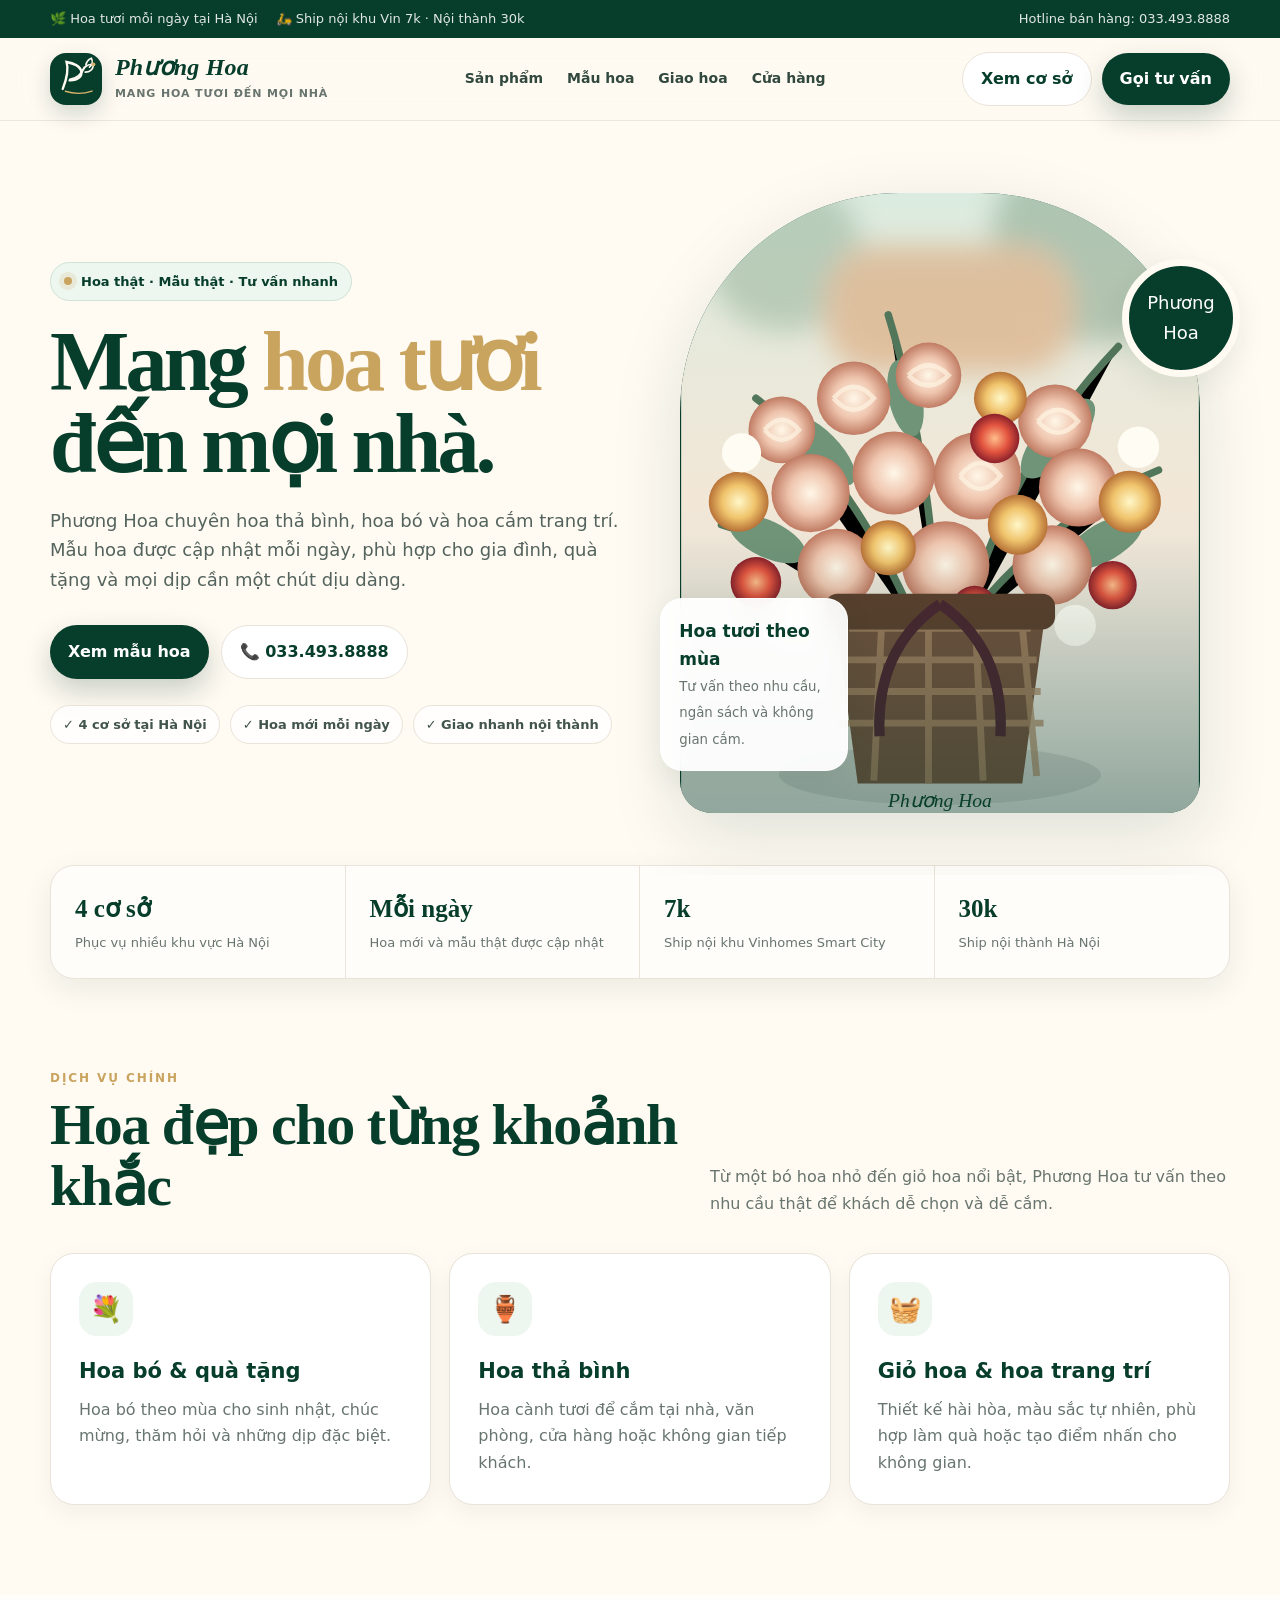
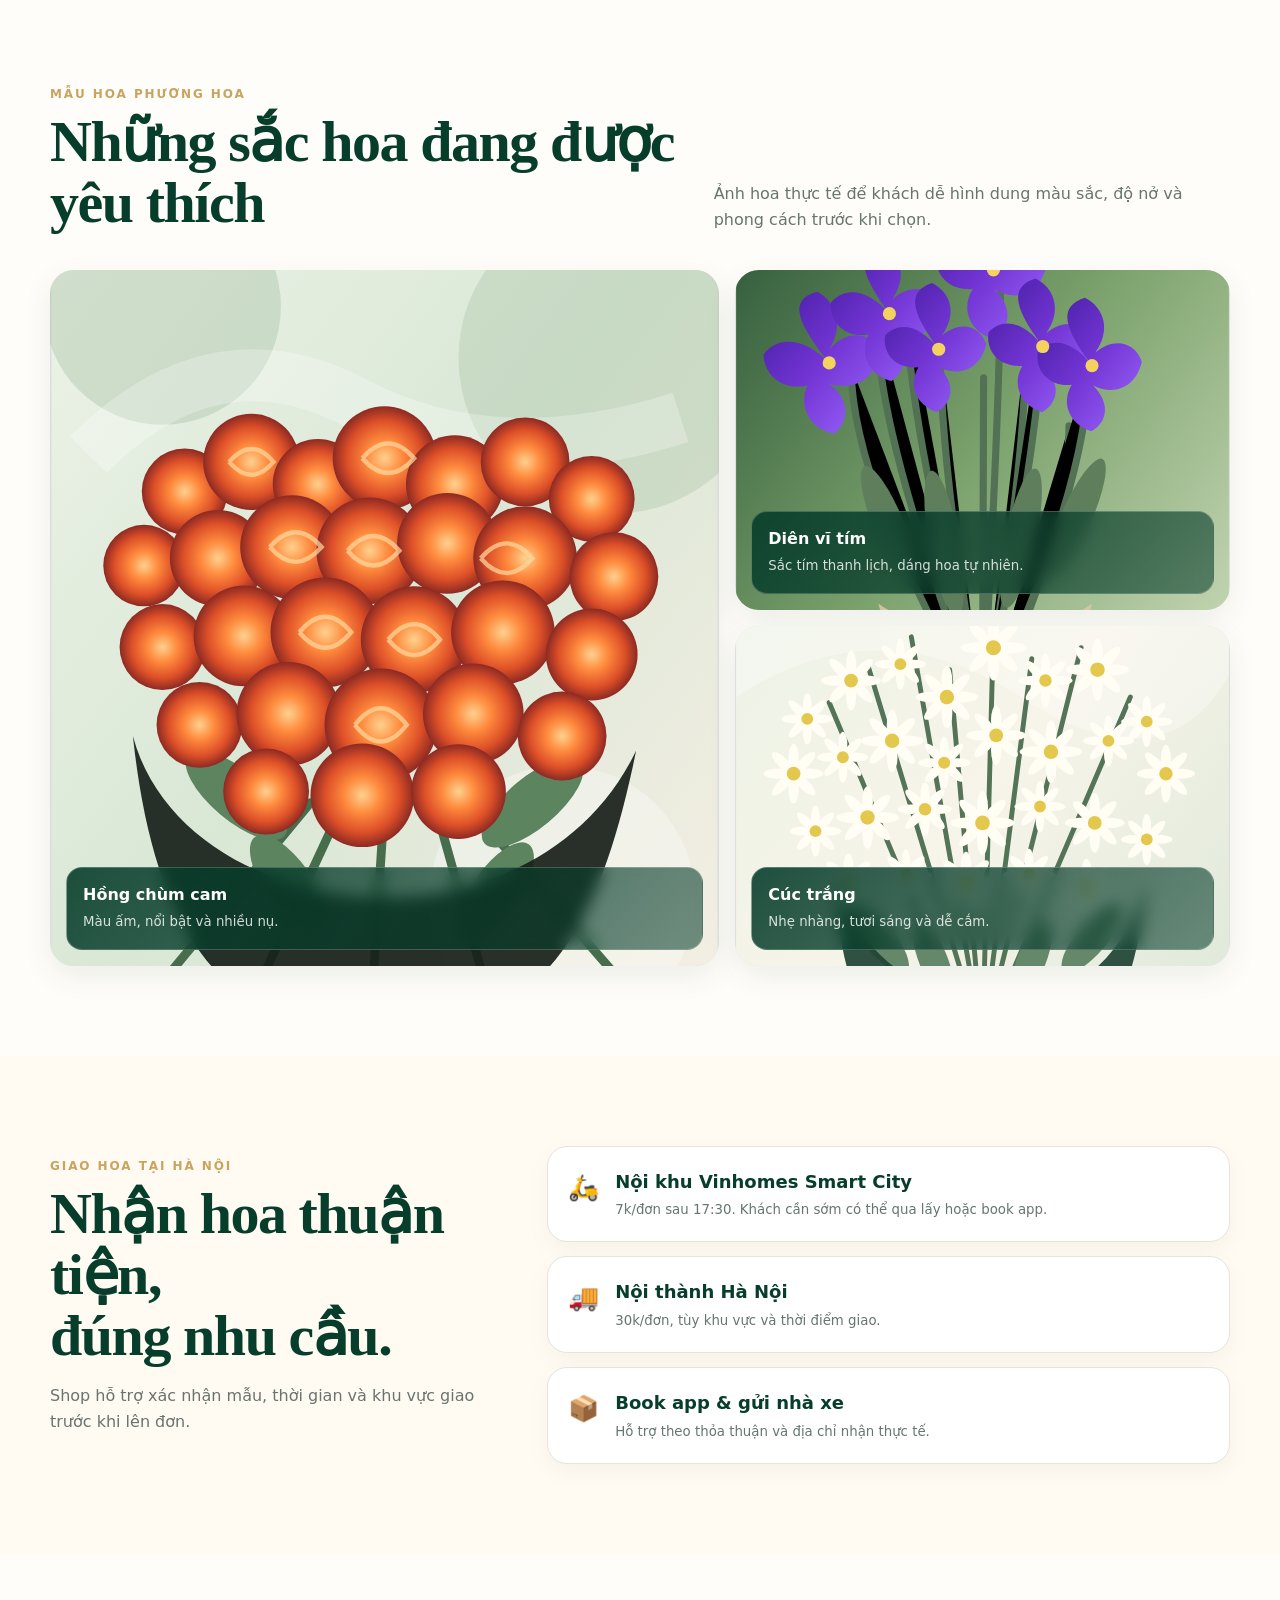
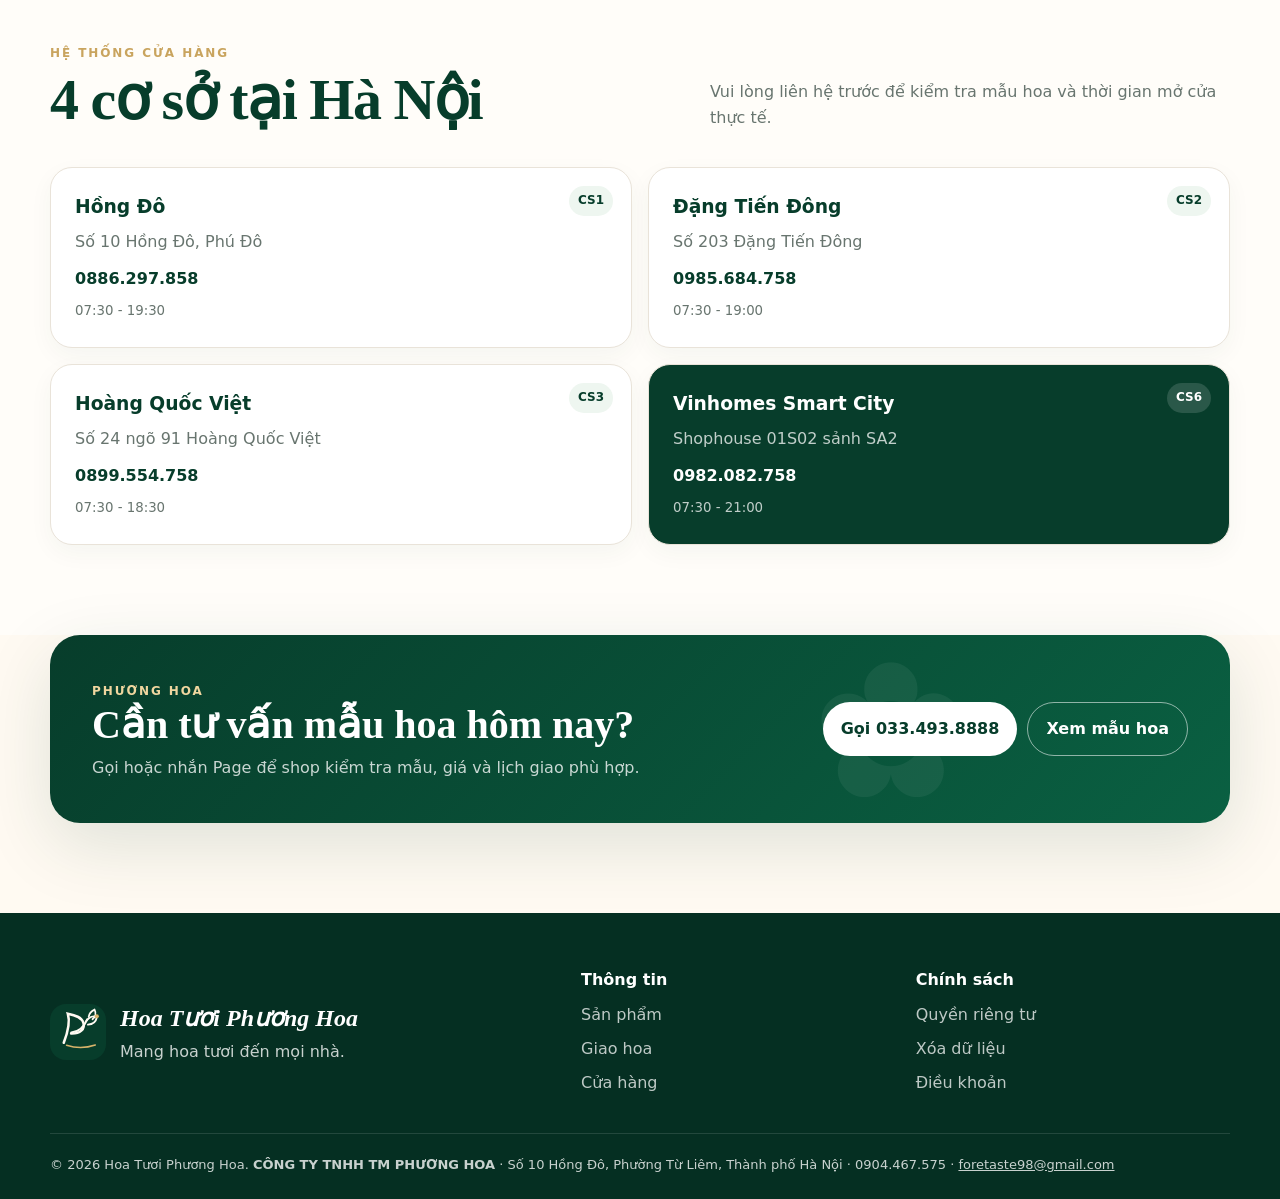
<file: index.html>
<!doctype html><html lang="vi"><head><meta charset="utf-8"><meta name="viewport" content="width=device-width,initial-scale=1"><title>Hoa Tươi Phương Hoa</title><meta http-equiv="refresh" content="0; url=./hoatuoiphuonghoa/"><link rel="canonical" href="https://hoatuoiphuonghoa.github.io/"><style>body{margin:0;min-height:100vh;display:grid;place-items:center;background:#fffaf2;color:#073d2b;font-family:system-ui,sans-serif}.card{padding:32px;border:1px solid #e9e3d9;border-radius:22px;background:#fff;text-align:center;box-shadow:0 12px 35px rgba(7,61,43,.1)}a{color:#073d2b;font-weight:800}</style></head><body><div class="card"><h1>Hoa Tươi Phương Hoa</h1><p>Đang mở website chính thức…</p><a href="./hoatuoiphuonghoa/">Mở website</a></div><script>location.replace('./hoatuoiphuonghoa/');</script></body></html>
</file>
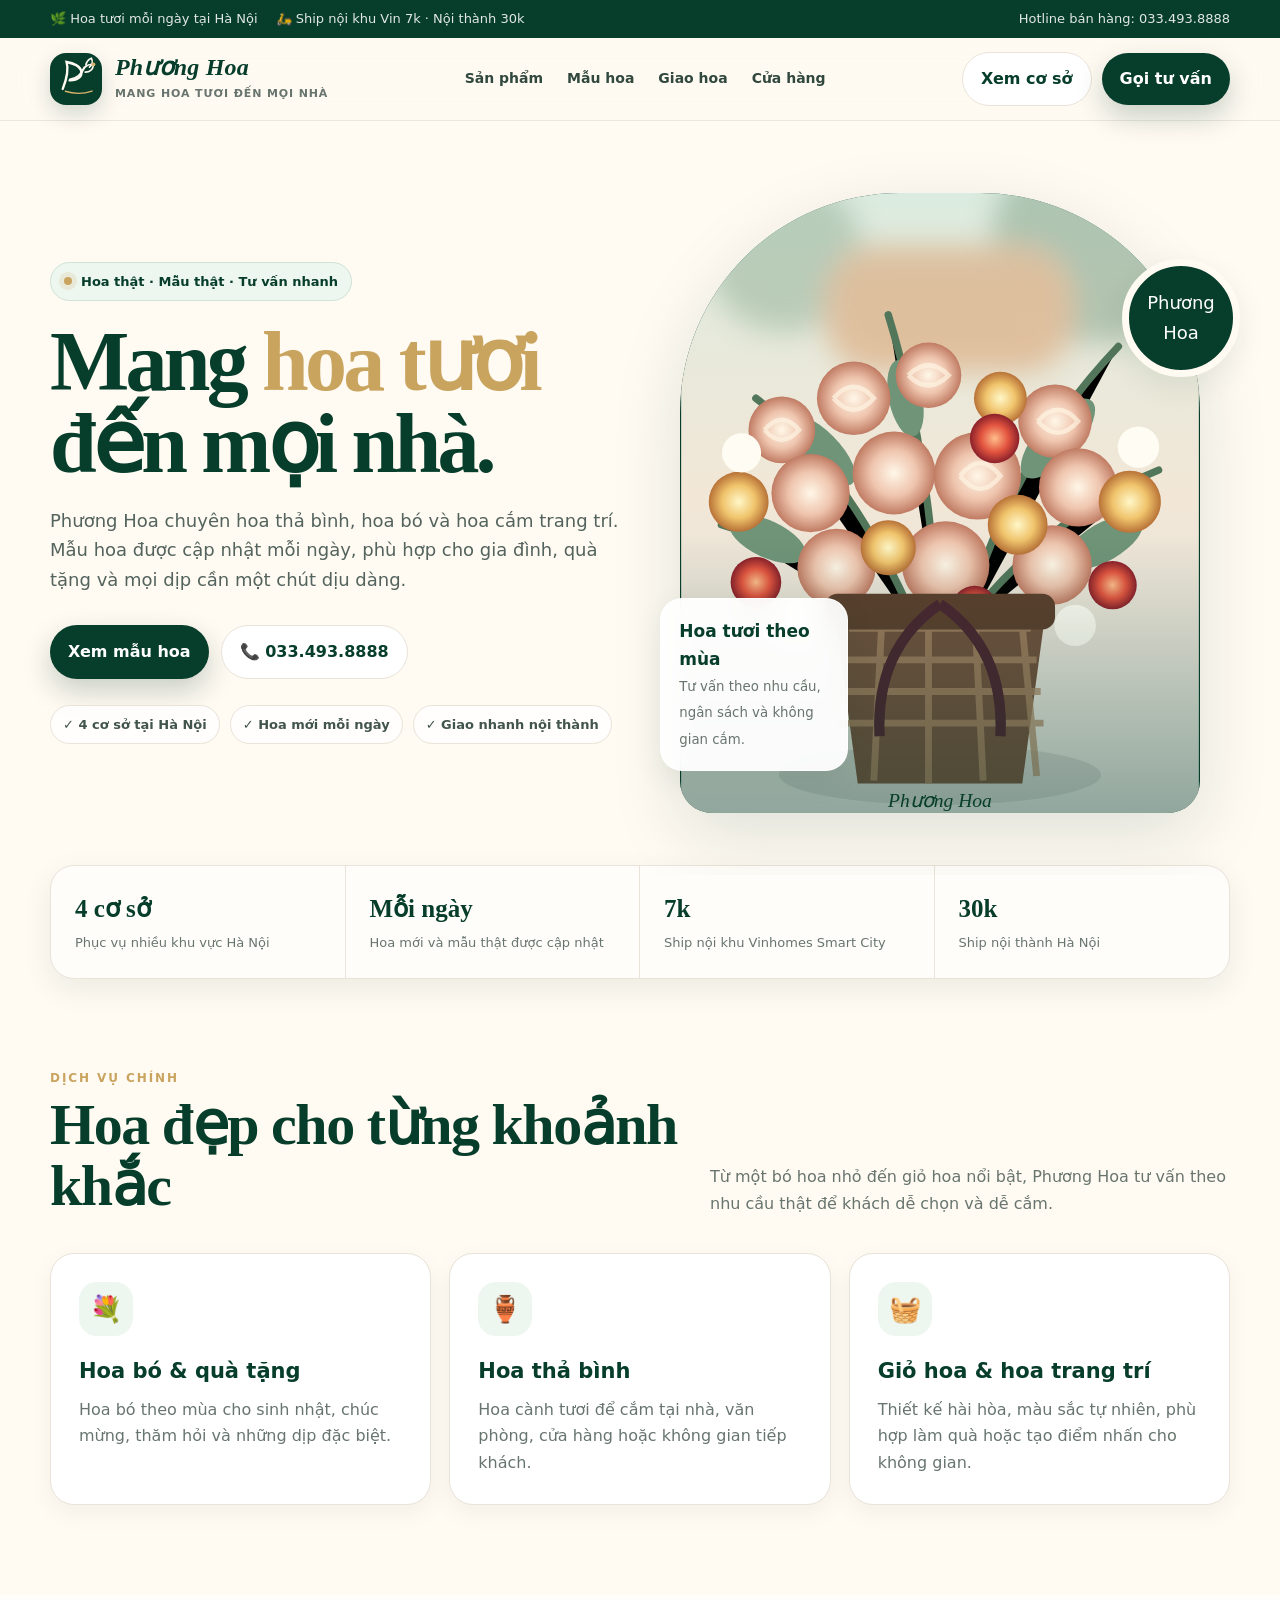
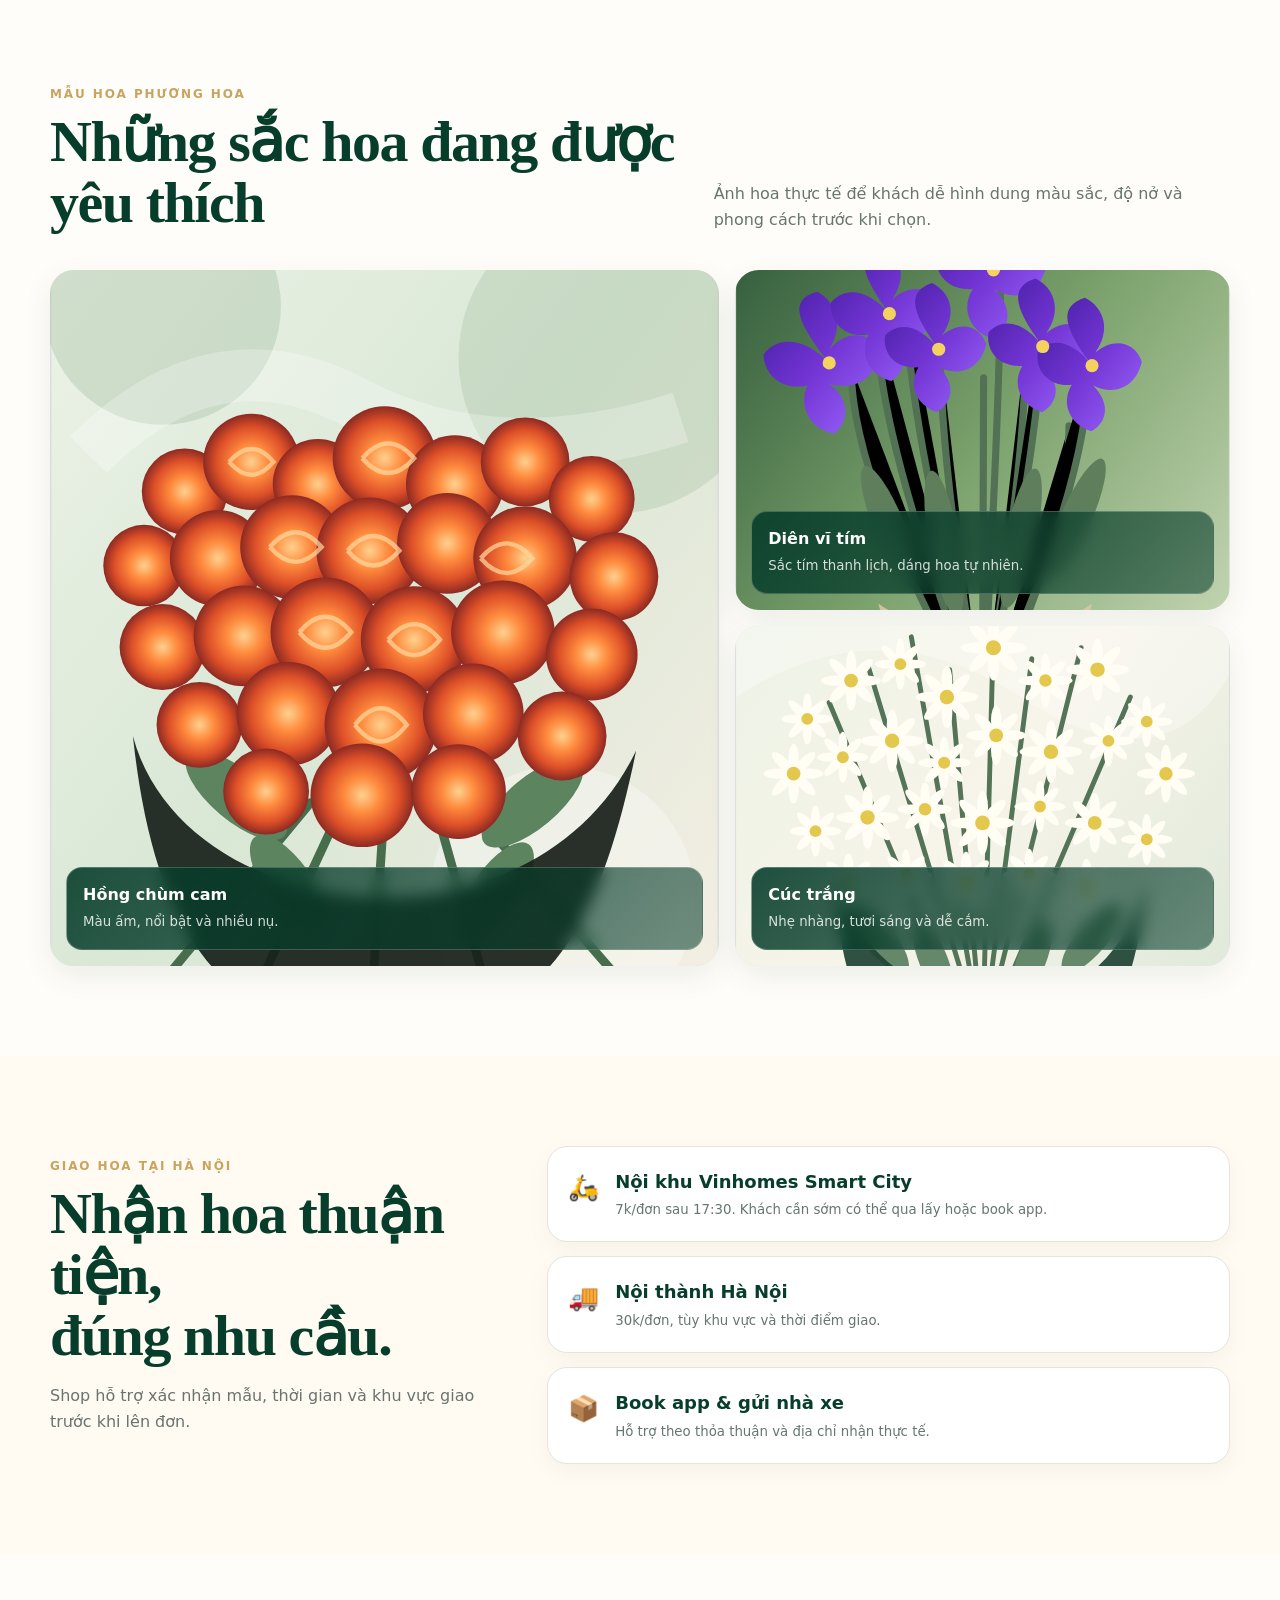
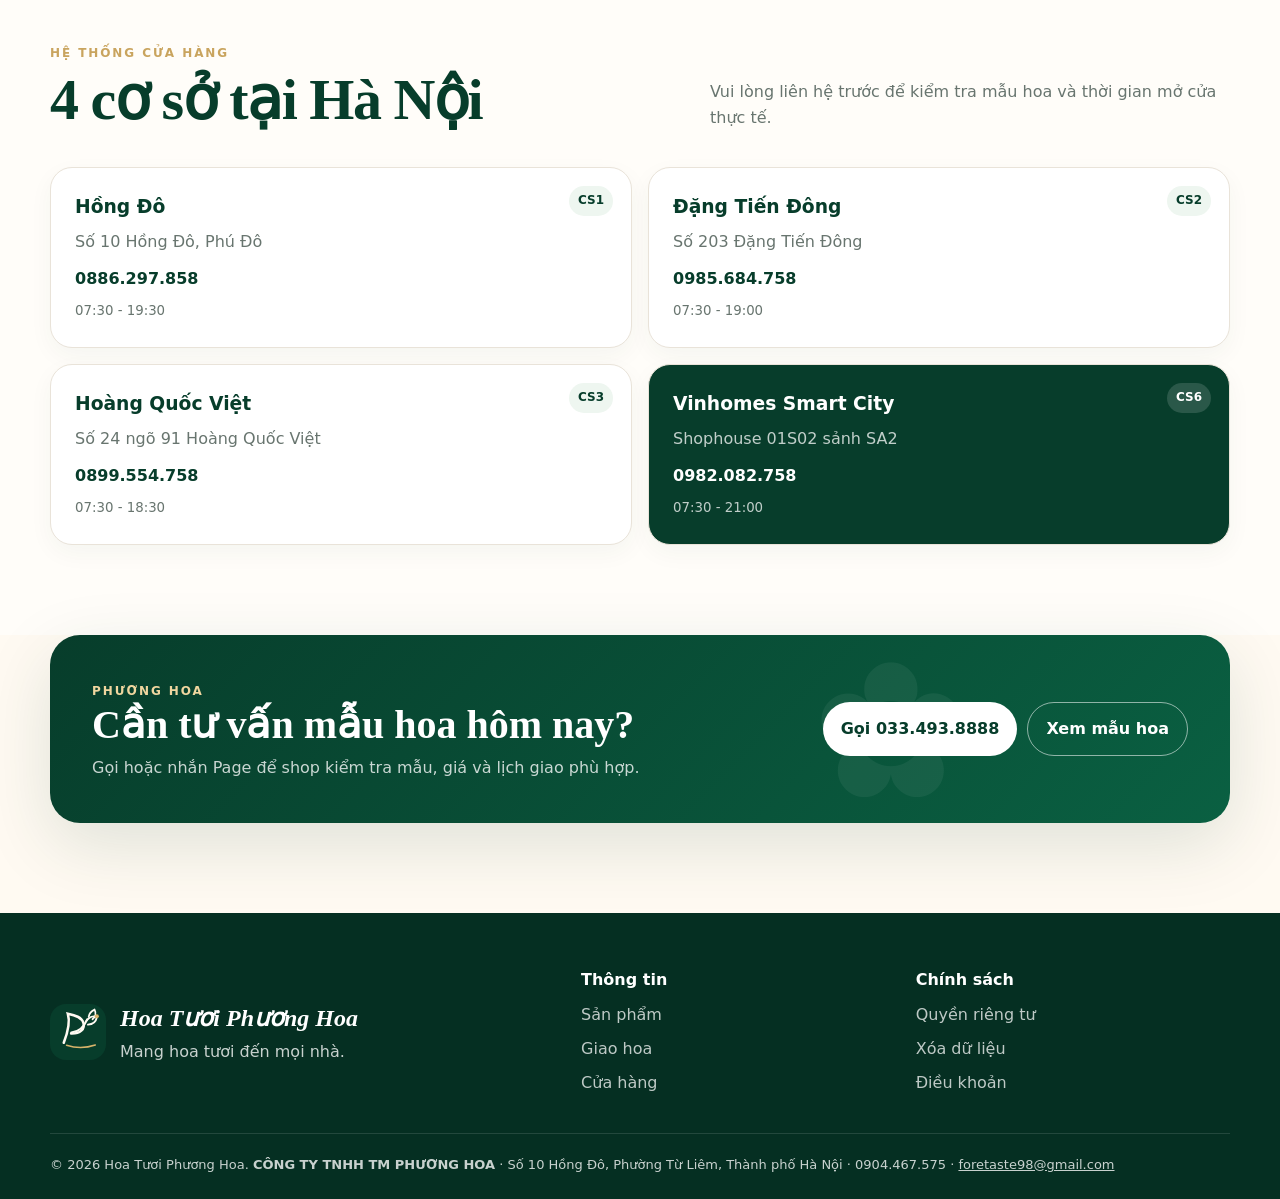
<file: hoatuoiphuonghoa/index.html>
<!doctype html>
<html lang="vi">
<head>
  <meta charset="utf-8">
  <meta name="viewport" content="width=device-width, initial-scale=1">
  <title>Hoa Tươi Phương Hoa | Hoa tươi Hà Nội</title>
  <meta name="description" content="Hoa Tươi Phương Hoa - hoa bó, hoa thả bình, hoa cắm bình và giao hoa tại Hà Nội. Hệ thống 4 cơ sở, mẫu thật, tư vấn nhanh.">
  <meta name="theme-color" content="#073d2b">
  <meta property="og:title" content="Hoa Tươi Phương Hoa">
  <meta property="og:description" content="Mang hoa tươi đến mọi nhà. Hoa tươi mỗi ngày, mẫu thật và giao hoa tại Hà Nội.">
  <meta property="og:type" content="website">
  <meta property="og:url" content="https://hoatuoiphuonghoa.github.io/">
  <meta property="og:image" content="assets/hero-basket.svg">
  <link rel="canonical" href="https://hoatuoiphuonghoa.github.io/">
  <link rel="icon" href="assets/favicon.svg" type="image/svg+xml">
  <link rel="stylesheet" href="styles.css">
  <script type="application/ld+json">
  {
    "@context":"https://schema.org",
    "@type":"Florist",
    "name":"CÔNG TY TNHH TM PHƯƠNG HOA",
    "alternateName":"Hoa Tươi Phương Hoa",
    "url":"https://hoatuoiphuonghoa.github.io/",
    "description":"Hoa tươi, hoa bó, hoa thả bình và giao hoa tại Hà Nội.",
    "telephone":"+84904467575",
    "email":"foretaste98@gmail.com",
    "address":{
      "@type":"PostalAddress",
      "streetAddress":"Số 10 Hồng Đô, Phường Từ Liêm",
      "addressLocality":"Hà Nội",
      "addressRegion":"Hà Nội",
      "addressCountry":"VN"
    }
  }
  </script>
</head>
<body>
<a class="skip-link" href="#noi-dung">Đi tới nội dung</a>
<div class="topbar">
  <div class="container">
    <div class="topbar-list">
      <span>🌿 Hoa tươi mỗi ngày tại Hà Nội</span>
      <span>🛵 Ship nội khu Vin 7k · Nội thành 30k</span>
    </div>
    <a href="tel:0334938888">Hotline bán hàng: 033.493.8888</a>
  </div>
</div>
<header class="site-header">
  <div class="container nav">
    <a class="brand" href="./" aria-label="Hoa Tươi Phương Hoa">
      <img src="assets/logo-mark.svg" alt="">
      <span class="brand-copy"><strong>Phương Hoa</strong><small>Mang hoa tươi đến mọi nhà</small></span>
    </a>
    <nav class="nav-links" aria-label="Điều hướng chính">
      <a href="#san-pham">Sản phẩm</a>
      <a href="#thu-vien">Mẫu hoa</a>
      <a href="#giao-hoa">Giao hoa</a>
      <a href="#cua-hang">Cửa hàng</a>
    </nav>
    <div class="header-actions">
      <a class="btn btn-light" href="#cua-hang">Xem cơ sở</a>
      <a class="btn btn-primary" href="tel:0334938888">Gọi tư vấn</a>
      <button class="menu-toggle" aria-label="Mở menu" onclick="document.querySelector('.nav-links').classList.toggle('open')">☰</button>
    </div>
  </div>
</header>

<main id="noi-dung">
  <section class="hero">
    <div class="container hero-grid">
      <div>
        <span class="kicker">Hoa thật · Mẫu thật · Tư vấn nhanh</span>
        <h1>Mang <span>hoa tươi</span><br>đến mọi nhà.</h1>
        <p class="hero-lead">
          Phương Hoa chuyên hoa thả bình, hoa bó và hoa cắm trang trí.
          Mẫu hoa được cập nhật mỗi ngày, phù hợp cho gia đình, quà tặng và mọi dịp cần một chút dịu dàng.
        </p>
        <div class="hero-actions">
          <a class="btn btn-primary" href="#thu-vien">Xem mẫu hoa</a>
          <a class="btn btn-light" href="tel:0334938888">📞 033.493.8888</a>
        </div>
        <div class="hero-points">
          <span>✓ 4 cơ sở tại Hà Nội</span>
          <span>✓ Hoa mới mỗi ngày</span>
          <span>✓ Giao nhanh nội thành</span>
        </div>
      </div>
      <div class="hero-visual">
        <div class="hero-main">
          <img src="assets/hero-basket.svg" alt="Giỏ hoa tươi nhiều màu của Phương Hoa" fetchpriority="high">
        </div>
        <div class="hero-badge">
          <b>Hoa tươi theo mùa</b>
          <small>Tư vấn theo nhu cầu, ngân sách và không gian cắm.</small>
        </div>
        <div class="hero-flower">Phương<br>Hoa</div>
      </div>
    </div>
  </section>

  <section class="trust-strip">
    <div class="container trust-grid">
      <div class="trust-item"><b>4 cơ sở</b><span>Phục vụ nhiều khu vực Hà Nội</span></div>
      <div class="trust-item"><b>Mỗi ngày</b><span>Hoa mới và mẫu thật được cập nhật</span></div>
      <div class="trust-item"><b>7k</b><span>Ship nội khu Vinhomes Smart City</span></div>
      <div class="trust-item"><b>30k</b><span>Ship nội thành Hà Nội</span></div>
    </div>
  </section>

  <section class="section" id="san-pham">
    <div class="container">
      <div class="section-head">
        <div>
          <div class="section-label">Dịch vụ chính</div>
          <h2>Hoa đẹp cho từng khoảnh khắc</h2>
        </div>
        <p>Từ một bó hoa nhỏ đến giỏ hoa nổi bật, Phương Hoa tư vấn theo nhu cầu thật để khách dễ chọn và dễ cắm.</p>
      </div>
      <div class="service-grid">
        <article class="service-card">
          <div class="service-icon">💐</div>
          <h3>Hoa bó & quà tặng</h3>
          <p>Hoa bó theo mùa cho sinh nhật, chúc mừng, thăm hỏi và những dịp đặc biệt.</p>
        </article>
        <article class="service-card">
          <div class="service-icon">🏺</div>
          <h3>Hoa thả bình</h3>
          <p>Hoa cành tươi để cắm tại nhà, văn phòng, cửa hàng hoặc không gian tiếp khách.</p>
        </article>
        <article class="service-card">
          <div class="service-icon">🧺</div>
          <h3>Giỏ hoa & hoa trang trí</h3>
          <p>Thiết kế hài hòa, màu sắc tự nhiên, phù hợp làm quà hoặc tạo điểm nhấn cho không gian.</p>
        </article>
      </div>
    </div>
  </section>

  <section class="section alt" id="thu-vien">
    <div class="container">
      <div class="section-head">
        <div>
          <div class="section-label">Mẫu hoa Phương Hoa</div>
          <h2>Những sắc hoa đang được yêu thích</h2>
        </div>
        <p>Ảnh hoa thực tế để khách dễ hình dung màu sắc, độ nở và phong cách trước khi chọn.</p>
      </div>
      <div class="gallery-grid">
        <figure class="gallery-item tall">
          <img src="assets/orange-roses.svg" alt="Bó hồng chùm cam rực rỡ" loading="lazy">
          <figcaption class="gallery-caption"><b>Hồng chùm cam</b><small>Màu ấm, nổi bật và nhiều nụ.</small></figcaption>
        </figure>
        <figure class="gallery-item">
          <img src="assets/purple-irises.svg" alt="Bó diên vĩ tím" loading="lazy">
          <figcaption class="gallery-caption"><b>Diên vĩ tím</b><small>Sắc tím thanh lịch, dáng hoa tự nhiên.</small></figcaption>
        </figure>
        <figure class="gallery-item">
          <img src="assets/white-daisies.svg" alt="Bó cúc trắng lớn" loading="lazy">
          <figcaption class="gallery-caption"><b>Cúc trắng</b><small>Nhẹ nhàng, tươi sáng và dễ cắm.</small></figcaption>
        </figure>
      </div>
    </div>
  </section>

  <section class="section" id="giao-hoa">
    <div class="container delivery-wrap">
      <div>
        <div class="section-label">Giao hoa tại Hà Nội</div>
        <h2>Nhận hoa thuận tiện,<br>đúng nhu cầu.</h2>
        <p>Shop hỗ trợ xác nhận mẫu, thời gian và khu vực giao trước khi lên đơn.</p>
      </div>
      <div class="delivery-list">
        <div><span>🛵</span><div><b>Nội khu Vinhomes Smart City</b><small>7k/đơn sau 17:30. Khách cần sớm có thể qua lấy hoặc book app.</small></div></div>
        <div><span>🚚</span><div><b>Nội thành Hà Nội</b><small>30k/đơn, tùy khu vực và thời điểm giao.</small></div></div>
        <div><span>📦</span><div><b>Book app & gửi nhà xe</b><small>Hỗ trợ theo thỏa thuận và địa chỉ nhận thực tế.</small></div></div>
      </div>
    </div>
  </section>

  <section class="section alt" id="cua-hang">
    <div class="container">
      <div class="section-head compact">
        <div>
          <div class="section-label">Hệ thống cửa hàng</div>
          <h2>4 cơ sở tại Hà Nội</h2>
        </div>
        <p>Vui lòng liên hệ trước để kiểm tra mẫu hoa và thời gian mở cửa thực tế.</p>
      </div>
      <div class="store-grid">
        <article class="store-card"><span>CS1</span><h3>Hồng Đô</h3><p>Số 10 Hồng Đô, Phú Đô</p><a href="tel:0886297858">0886.297.858</a><small>07:30 - 19:30</small></article>
        <article class="store-card"><span>CS2</span><h3>Đặng Tiến Đông</h3><p>Số 203 Đặng Tiến Đông</p><a href="tel:0985684758">0985.684.758</a><small>07:30 - 19:00</small></article>
        <article class="store-card"><span>CS3</span><h3>Hoàng Quốc Việt</h3><p>Số 24 ngõ 91 Hoàng Quốc Việt</p><a href="tel:0899554758">0899.554.758</a><small>07:30 - 18:30</small></article>
        <article class="store-card featured"><span>CS6</span><h3>Vinhomes Smart City</h3><p>Shophouse 01S02 sảnh SA2</p><a href="tel:0982082758">0982.082.758</a><small>07:30 - 21:00</small></article>
      </div>
    </div>
  </section>

  <section class="cta">
    <div class="container cta-card">
      <div><span class="section-label light">Phương Hoa</span><h2>Cần tư vấn mẫu hoa hôm nay?</h2><p>Gọi hoặc nhắn Page để shop kiểm tra mẫu, giá và lịch giao phù hợp.</p></div>
      <div class="cta-actions"><a class="btn btn-white" href="tel:0334938888">Gọi 033.493.8888</a><a class="btn btn-outline" href="#thu-vien">Xem mẫu hoa</a></div>
    </div>
  </section>
</main>

<footer>
  <div class="container footer-grid">
    <div class="footer-brand"><img src="assets/logo-mark.svg" alt=""><div><b>Hoa Tươi Phương Hoa</b><span>Mang hoa tươi đến mọi nhà.</span></div></div>
    <div><b>Thông tin</b><a href="#san-pham">Sản phẩm</a><a href="#giao-hoa">Giao hoa</a><a href="#cua-hang">Cửa hàng</a></div>
    <div><b>Chính sách</b><a href="privacy.html">Quyền riêng tư</a><a href="data-deletion.html">Xóa dữ liệu</a><a href="terms.html">Điều khoản</a></div>
  </div>
  <div class="container footer-bottom">
    <span>© <span id="year"></span> Hoa Tươi Phương Hoa.</span>
    <span><strong>CÔNG TY TNHH TM PHƯƠNG HOA</strong> · Số 10 Hồng Đô, Phường Từ Liêm, Thành phố Hà Nội · 0904.467.575 · <a href="mailto:foretaste98@gmail.com">foretaste98@gmail.com</a></span>
  </div>
</footer>
<script>document.getElementById('year').textContent=new Date().getFullYear();</script>
</body>
</html>
</file>
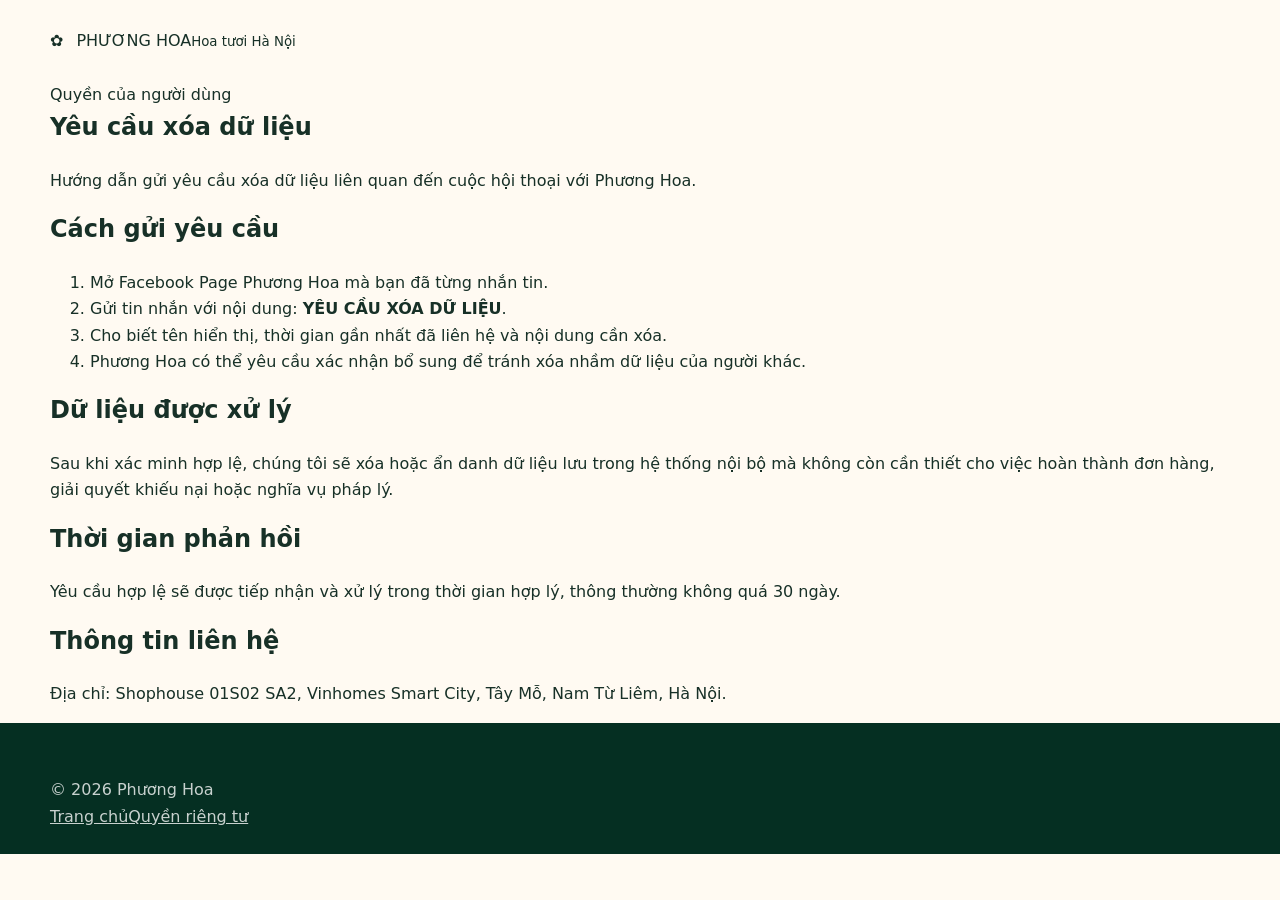
<file: data-deletion.html>
<!doctype html>
<html lang="vi">
<head>
  <meta charset="utf-8">
  <meta name="viewport" content="width=device-width, initial-scale=1">
  <title>Hướng dẫn xóa dữ liệu - Phương Hoa</title>
  <link rel="stylesheet" href="styles.css">
</head>
<body>
<header>
  <div class="container nav">
    <a class="brand" href="index.html"><span class="logo">✿</span><span>PHƯƠNG HOA<small>Hoa tươi Hà Nội</small></span></a>
  </div>
</header>
<main>
  <section class="page-hero">
    <div class="container">
      <span class="eyebrow">Quyền của người dùng</span>
      <h1>Yêu cầu xóa dữ liệu</h1>
      <p class="lead">Hướng dẫn gửi yêu cầu xóa dữ liệu liên quan đến cuộc hội thoại với Phương Hoa.</p>
    </div>
  </section>
  <div class="container legal">
    <h2>Cách gửi yêu cầu</h2>
    <ol>
      <li>Mở Facebook Page Phương Hoa mà bạn đã từng nhắn tin.</li>
      <li>Gửi tin nhắn với nội dung: <strong>YÊU CẦU XÓA DỮ LIỆU</strong>.</li>
      <li>Cho biết tên hiển thị, thời gian gần nhất đã liên hệ và nội dung cần xóa.</li>
      <li>Phương Hoa có thể yêu cầu xác nhận bổ sung để tránh xóa nhầm dữ liệu của người khác.</li>
    </ol>

    <h2>Dữ liệu được xử lý</h2>
    <p>Sau khi xác minh hợp lệ, chúng tôi sẽ xóa hoặc ẩn danh dữ liệu lưu trong hệ thống nội bộ mà không còn cần thiết cho việc hoàn thành đơn hàng, giải quyết khiếu nại hoặc nghĩa vụ pháp lý.</p>

    <h2>Thời gian phản hồi</h2>
    <p>Yêu cầu hợp lệ sẽ được tiếp nhận và xử lý trong thời gian hợp lý, thông thường không quá 30 ngày.</p>

    <h2>Thông tin liên hệ</h2>
    <p>Địa chỉ: Shophouse 01S02 SA2, Vinhomes Smart City, Tây Mỗ, Nam Từ Liêm, Hà Nội.</p>
  </div>
</main>
<footer><div class="container footer-row"><div>© 2026 Phương Hoa</div><div class="footer-links"><a href="index.html">Trang chủ</a><a href="privacy.html">Quyền riêng tư</a></div></div></footer>
</body>
</html>
</file>
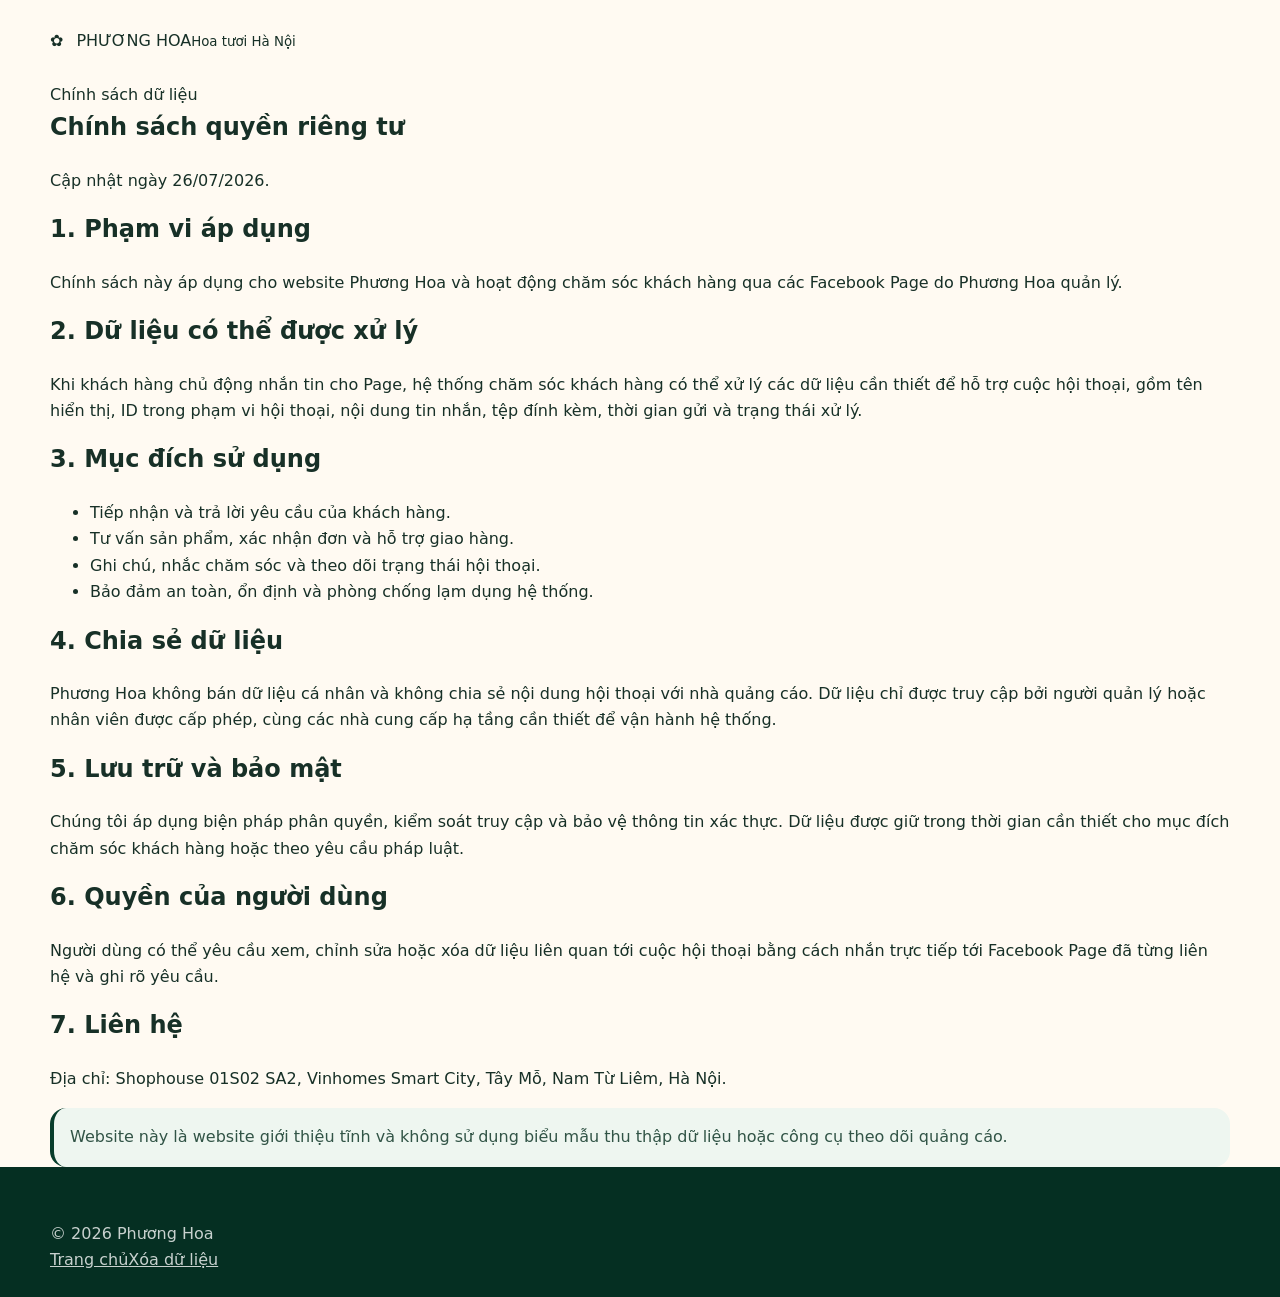
<file: privacy.html>
<!doctype html>
<html lang="vi">
<head>
  <meta charset="utf-8">
  <meta name="viewport" content="width=device-width, initial-scale=1">
  <title>Chính sách quyền riêng tư - Phương Hoa</title>
  <link rel="stylesheet" href="styles.css">
</head>
<body>
<header>
  <div class="container nav">
    <a class="brand" href="index.html"><span class="logo">✿</span><span>PHƯƠNG HOA<small>Hoa tươi Hà Nội</small></span></a>
  </div>
</header>
<main>
  <section class="page-hero">
    <div class="container">
      <span class="eyebrow">Chính sách dữ liệu</span>
      <h1>Chính sách quyền riêng tư</h1>
      <p class="lead">Cập nhật ngày 26/07/2026.</p>
    </div>
  </section>
  <div class="container legal">
    <h2>1. Phạm vi áp dụng</h2>
    <p>Chính sách này áp dụng cho website Phương Hoa và hoạt động chăm sóc khách hàng qua các Facebook Page do Phương Hoa quản lý.</p>

    <h2>2. Dữ liệu có thể được xử lý</h2>
    <p>Khi khách hàng chủ động nhắn tin cho Page, hệ thống chăm sóc khách hàng có thể xử lý các dữ liệu cần thiết để hỗ trợ cuộc hội thoại, gồm tên hiển thị, ID trong phạm vi hội thoại, nội dung tin nhắn, tệp đính kèm, thời gian gửi và trạng thái xử lý.</p>

    <h2>3. Mục đích sử dụng</h2>
    <ul>
      <li>Tiếp nhận và trả lời yêu cầu của khách hàng.</li>
      <li>Tư vấn sản phẩm, xác nhận đơn và hỗ trợ giao hàng.</li>
      <li>Ghi chú, nhắc chăm sóc và theo dõi trạng thái hội thoại.</li>
      <li>Bảo đảm an toàn, ổn định và phòng chống lạm dụng hệ thống.</li>
    </ul>

    <h2>4. Chia sẻ dữ liệu</h2>
    <p>Phương Hoa không bán dữ liệu cá nhân và không chia sẻ nội dung hội thoại với nhà quảng cáo. Dữ liệu chỉ được truy cập bởi người quản lý hoặc nhân viên được cấp phép, cùng các nhà cung cấp hạ tầng cần thiết để vận hành hệ thống.</p>

    <h2>5. Lưu trữ và bảo mật</h2>
    <p>Chúng tôi áp dụng biện pháp phân quyền, kiểm soát truy cập và bảo vệ thông tin xác thực. Dữ liệu được giữ trong thời gian cần thiết cho mục đích chăm sóc khách hàng hoặc theo yêu cầu pháp luật.</p>

    <h2>6. Quyền của người dùng</h2>
    <p>Người dùng có thể yêu cầu xem, chỉnh sửa hoặc xóa dữ liệu liên quan tới cuộc hội thoại bằng cách nhắn trực tiếp tới Facebook Page đã từng liên hệ và ghi rõ yêu cầu.</p>

    <h2>7. Liên hệ</h2>
    <p>Địa chỉ: Shophouse 01S02 SA2, Vinhomes Smart City, Tây Mỗ, Nam Từ Liêm, Hà Nội.</p>
    <div class="notice">Website này là website giới thiệu tĩnh và không sử dụng biểu mẫu thu thập dữ liệu hoặc công cụ theo dõi quảng cáo.</div>
  </div>
</main>
<footer><div class="container footer-row"><div>© 2026 Phương Hoa</div><div class="footer-links"><a href="index.html">Trang chủ</a><a href="data-deletion.html">Xóa dữ liệu</a></div></div></footer>
</body>
</html>
</file>
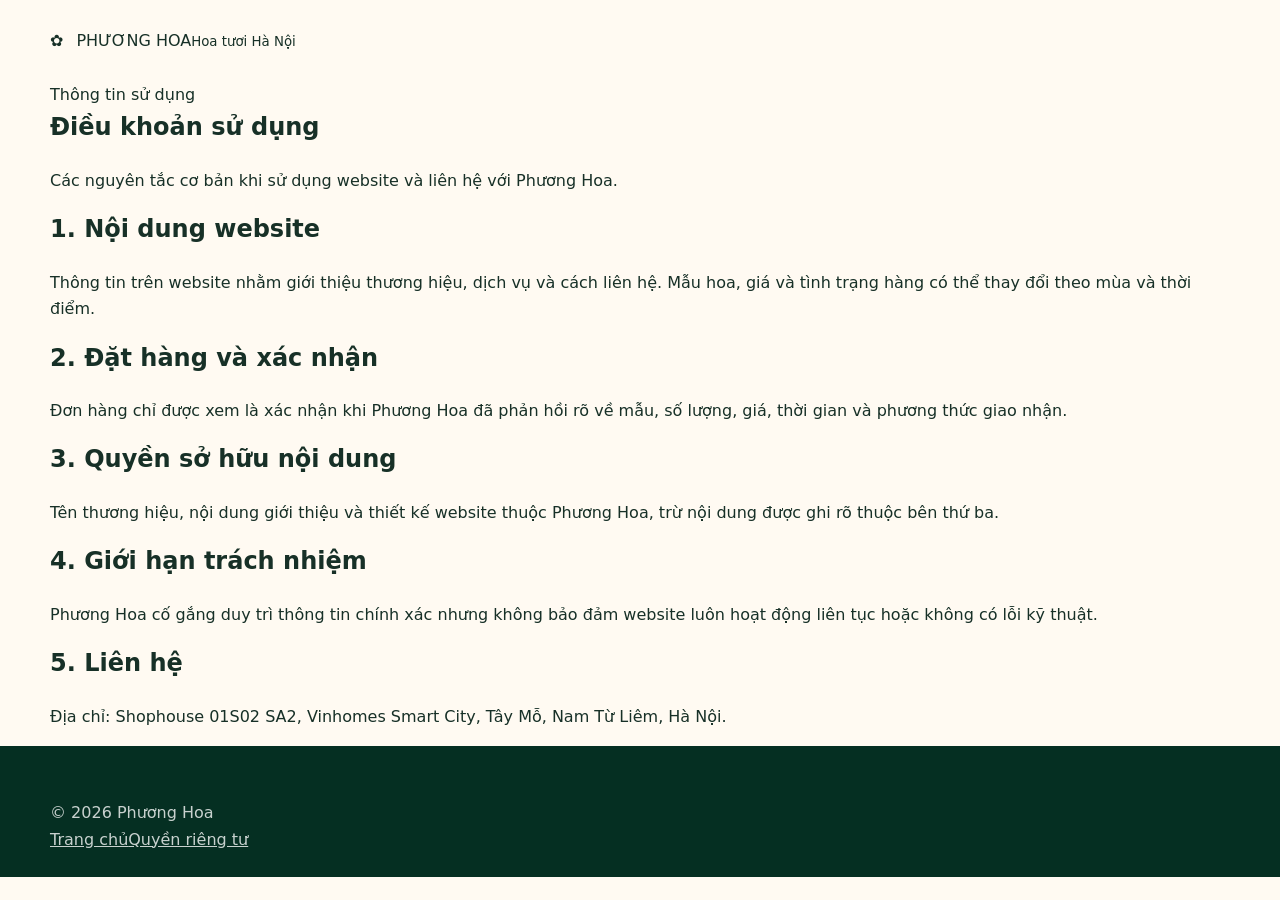
<file: terms.html>
<!doctype html>
<html lang="vi">
<head>
  <meta charset="utf-8">
  <meta name="viewport" content="width=device-width, initial-scale=1">
  <title>Điều khoản sử dụng - Phương Hoa</title>
  <link rel="stylesheet" href="styles.css">
</head>
<body>
<header>
  <div class="container nav">
    <a class="brand" href="index.html"><span class="logo">✿</span><span>PHƯƠNG HOA<small>Hoa tươi Hà Nội</small></span></a>
  </div>
</header>
<main>
  <section class="page-hero">
    <div class="container">
      <span class="eyebrow">Thông tin sử dụng</span>
      <h1>Điều khoản sử dụng</h1>
      <p class="lead">Các nguyên tắc cơ bản khi sử dụng website và liên hệ với Phương Hoa.</p>
    </div>
  </section>
  <div class="container legal">
    <h2>1. Nội dung website</h2>
    <p>Thông tin trên website nhằm giới thiệu thương hiệu, dịch vụ và cách liên hệ. Mẫu hoa, giá và tình trạng hàng có thể thay đổi theo mùa và thời điểm.</p>

    <h2>2. Đặt hàng và xác nhận</h2>
    <p>Đơn hàng chỉ được xem là xác nhận khi Phương Hoa đã phản hồi rõ về mẫu, số lượng, giá, thời gian và phương thức giao nhận.</p>

    <h2>3. Quyền sở hữu nội dung</h2>
    <p>Tên thương hiệu, nội dung giới thiệu và thiết kế website thuộc Phương Hoa, trừ nội dung được ghi rõ thuộc bên thứ ba.</p>

    <h2>4. Giới hạn trách nhiệm</h2>
    <p>Phương Hoa cố gắng duy trì thông tin chính xác nhưng không bảo đảm website luôn hoạt động liên tục hoặc không có lỗi kỹ thuật.</p>

    <h2>5. Liên hệ</h2>
    <p>Địa chỉ: Shophouse 01S02 SA2, Vinhomes Smart City, Tây Mỗ, Nam Từ Liêm, Hà Nội.</p>
  </div>
</main>
<footer><div class="container footer-row"><div>© 2026 Phương Hoa</div><div class="footer-links"><a href="index.html">Trang chủ</a><a href="privacy.html">Quyền riêng tư</a></div></div></footer>
</body>
</html>
</file>
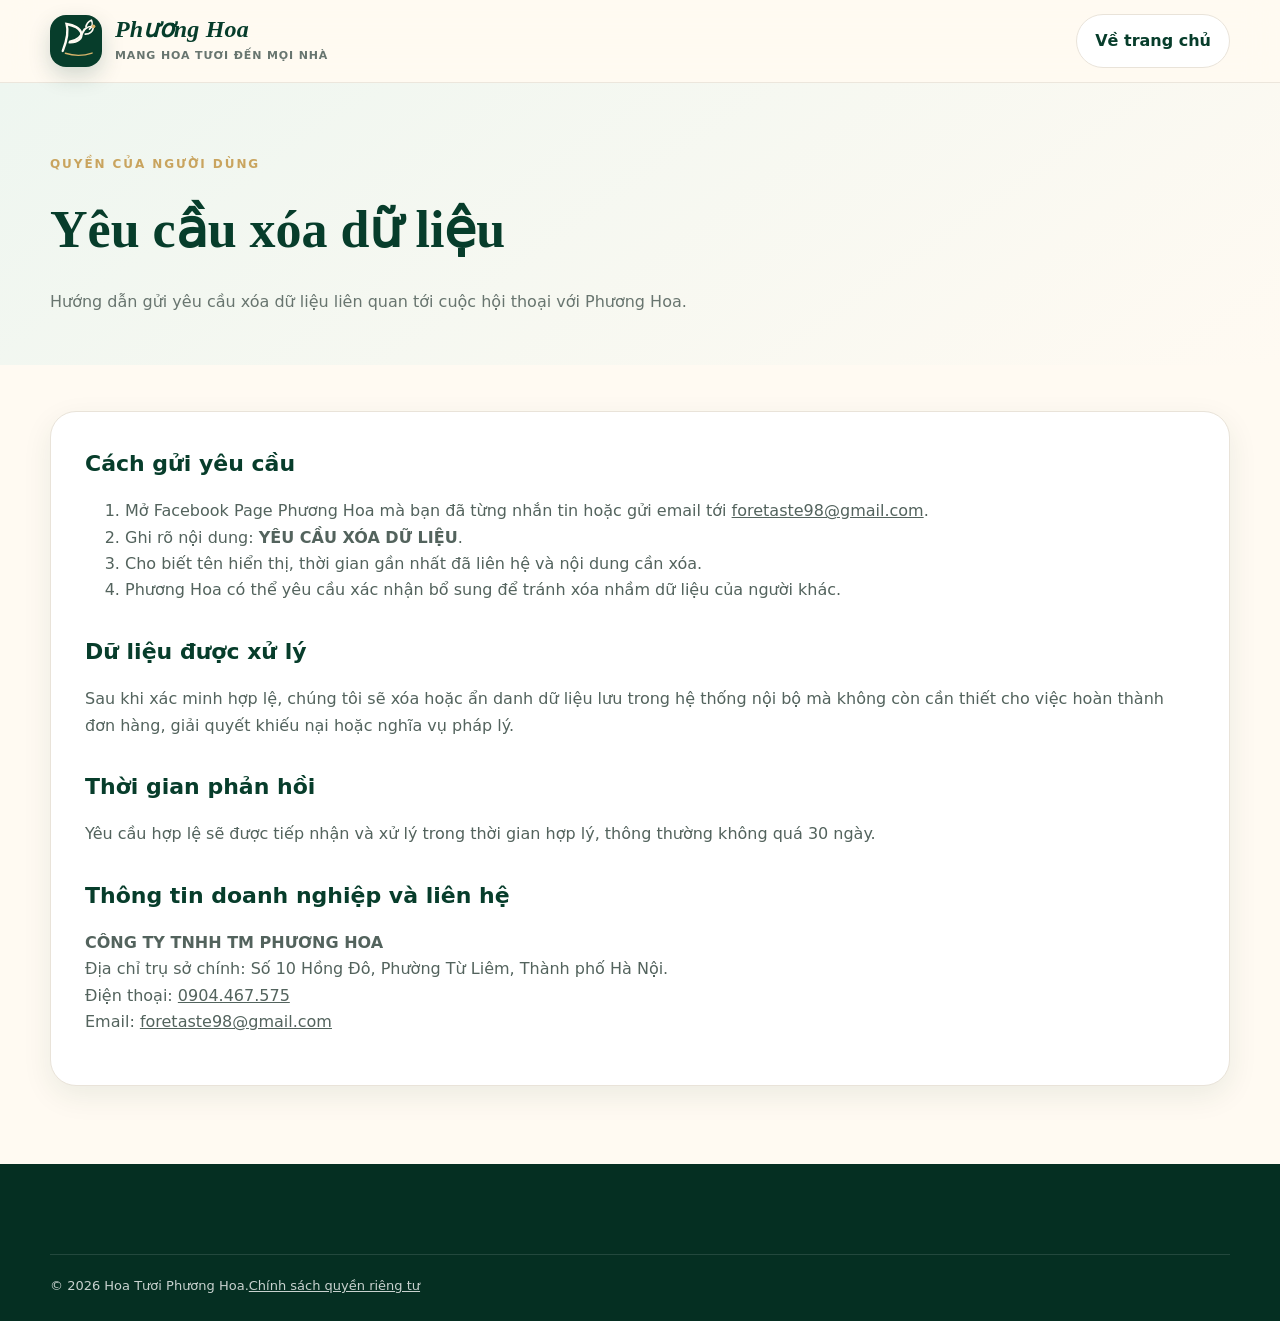
<file: hoatuoiphuonghoa/data-deletion.html>
<!doctype html><html lang="vi"><head><meta charset="utf-8"><meta name="viewport" content="width=device-width,initial-scale=1"><title>Yêu cầu xóa dữ liệu | Hoa Tươi Phương Hoa</title><meta name="description" content="Hướng dẫn gửi yêu cầu xóa dữ liệu tới Hoa Tươi Phương Hoa."><meta name="theme-color" content="#073d2b"><link rel="icon" href="assets/favicon.svg" type="image/svg+xml"><link rel="stylesheet" href="styles.css"></head><body><header class="site-header"><div class="container nav"><a class="brand" href="./"><img src="assets/logo-mark.svg" alt=""><span class="brand-copy"><strong>Phương Hoa</strong><small>Mang hoa tươi đến mọi nhà</small></span></a><a class="btn btn-light" href="./">Về trang chủ</a></div></header><main><section class="legal-hero"><div class="container"><div class="section-label">Quyền của người dùng</div><h1>Yêu cầu xóa dữ liệu</h1><p>Hướng dẫn gửi yêu cầu xóa dữ liệu liên quan tới cuộc hội thoại với Phương Hoa.</p></div></section><div class="container legal-wrap"><article class="legal-card"><h2>Cách gửi yêu cầu</h2><ol><li>Mở Facebook Page Phương Hoa mà bạn đã từng nhắn tin hoặc gửi email tới <a href="mailto:foretaste98@gmail.com">foretaste98@gmail.com</a>.</li><li>Ghi rõ nội dung: <strong>YÊU CẦU XÓA DỮ LIỆU</strong>.</li><li>Cho biết tên hiển thị, thời gian gần nhất đã liên hệ và nội dung cần xóa.</li><li>Phương Hoa có thể yêu cầu xác nhận bổ sung để tránh xóa nhầm dữ liệu của người khác.</li></ol><h2>Dữ liệu được xử lý</h2><p>Sau khi xác minh hợp lệ, chúng tôi sẽ xóa hoặc ẩn danh dữ liệu lưu trong hệ thống nội bộ mà không còn cần thiết cho việc hoàn thành đơn hàng, giải quyết khiếu nại hoặc nghĩa vụ pháp lý.</p><h2>Thời gian phản hồi</h2><p>Yêu cầu hợp lệ sẽ được tiếp nhận và xử lý trong thời gian hợp lý, thông thường không quá 30 ngày.</p><h2>Thông tin doanh nghiệp và liên hệ</h2><p><strong>CÔNG TY TNHH TM PHƯƠNG HOA</strong><br>Địa chỉ trụ sở chính: Số 10 Hồng Đô, Phường Từ Liêm, Thành phố Hà Nội.<br>Điện thoại: <a href="tel:0904467575">0904.467.575</a><br>Email: <a href="mailto:foretaste98@gmail.com">foretaste98@gmail.com</a></p></article></div></main><footer><div class="container footer-bottom"><span>© 2026 Hoa Tươi Phương Hoa.</span><span><a href="privacy.html">Chính sách quyền riêng tư</a></span></div></footer></body></html>
</file>
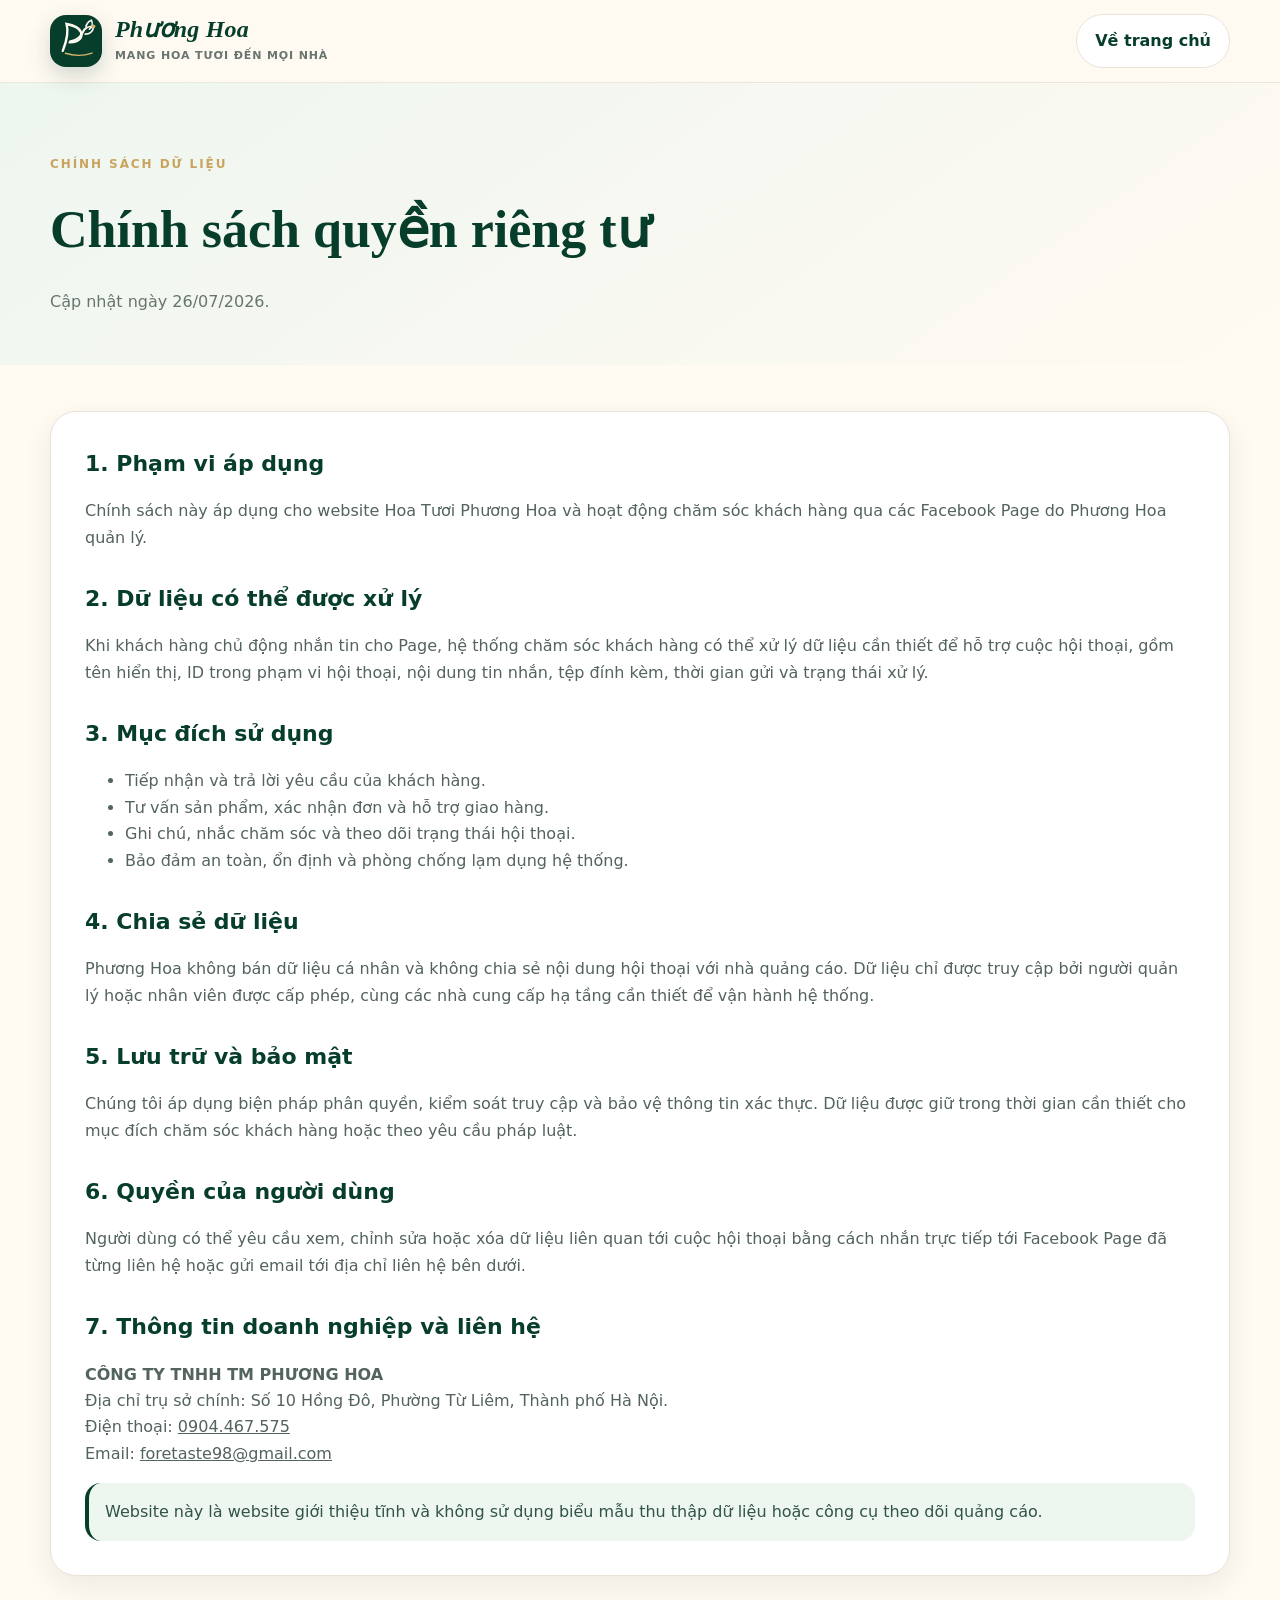
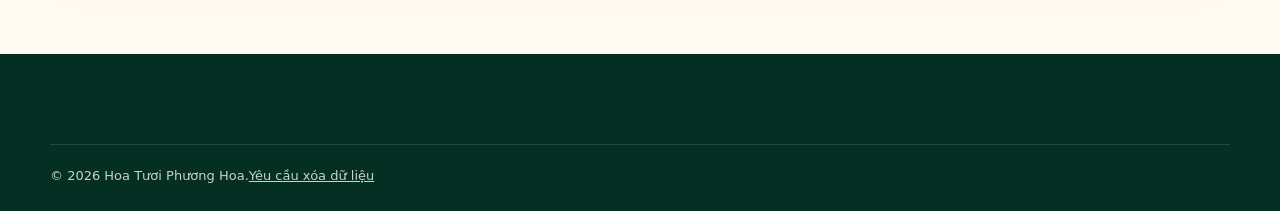
<file: hoatuoiphuonghoa/privacy.html>
<!doctype html><html lang="vi"><head><meta charset="utf-8"><meta name="viewport" content="width=device-width,initial-scale=1"><title>Chính sách quyền riêng tư | Hoa Tươi Phương Hoa</title><meta name="description" content="Chính sách quyền riêng tư của Hoa Tươi Phương Hoa."><meta name="theme-color" content="#073d2b"><link rel="icon" href="assets/favicon.svg" type="image/svg+xml"><link rel="stylesheet" href="styles.css"></head><body><header class="site-header"><div class="container nav"><a class="brand" href="./"><img src="assets/logo-mark.svg" alt=""><span class="brand-copy"><strong>Phương Hoa</strong><small>Mang hoa tươi đến mọi nhà</small></span></a><a class="btn btn-light" href="./">Về trang chủ</a></div></header><main><section class="legal-hero"><div class="container"><div class="section-label">Chính sách dữ liệu</div><h1>Chính sách quyền riêng tư</h1><p>Cập nhật ngày 26/07/2026.</p></div></section><div class="container legal-wrap"><article class="legal-card"><h2>1. Phạm vi áp dụng</h2><p>Chính sách này áp dụng cho website Hoa Tươi Phương Hoa và hoạt động chăm sóc khách hàng qua các Facebook Page do Phương Hoa quản lý.</p><h2>2. Dữ liệu có thể được xử lý</h2><p>Khi khách hàng chủ động nhắn tin cho Page, hệ thống chăm sóc khách hàng có thể xử lý dữ liệu cần thiết để hỗ trợ cuộc hội thoại, gồm tên hiển thị, ID trong phạm vi hội thoại, nội dung tin nhắn, tệp đính kèm, thời gian gửi và trạng thái xử lý.</p><h2>3. Mục đích sử dụng</h2><ul><li>Tiếp nhận và trả lời yêu cầu của khách hàng.</li><li>Tư vấn sản phẩm, xác nhận đơn và hỗ trợ giao hàng.</li><li>Ghi chú, nhắc chăm sóc và theo dõi trạng thái hội thoại.</li><li>Bảo đảm an toàn, ổn định và phòng chống lạm dụng hệ thống.</li></ul><h2>4. Chia sẻ dữ liệu</h2><p>Phương Hoa không bán dữ liệu cá nhân và không chia sẻ nội dung hội thoại với nhà quảng cáo. Dữ liệu chỉ được truy cập bởi người quản lý hoặc nhân viên được cấp phép, cùng các nhà cung cấp hạ tầng cần thiết để vận hành hệ thống.</p><h2>5. Lưu trữ và bảo mật</h2><p>Chúng tôi áp dụng biện pháp phân quyền, kiểm soát truy cập và bảo vệ thông tin xác thực. Dữ liệu được giữ trong thời gian cần thiết cho mục đích chăm sóc khách hàng hoặc theo yêu cầu pháp luật.</p><h2>6. Quyền của người dùng</h2><p>Người dùng có thể yêu cầu xem, chỉnh sửa hoặc xóa dữ liệu liên quan tới cuộc hội thoại bằng cách nhắn trực tiếp tới Facebook Page đã từng liên hệ hoặc gửi email tới địa chỉ liên hệ bên dưới.</p><h2>7. Thông tin doanh nghiệp và liên hệ</h2><p><strong>CÔNG TY TNHH TM PHƯƠNG HOA</strong><br>Địa chỉ trụ sở chính: Số 10 Hồng Đô, Phường Từ Liêm, Thành phố Hà Nội.<br>Điện thoại: <a href="tel:0904467575">0904.467.575</a><br>Email: <a href="mailto:foretaste98@gmail.com">foretaste98@gmail.com</a></p><div class="notice">Website này là website giới thiệu tĩnh và không sử dụng biểu mẫu thu thập dữ liệu hoặc công cụ theo dõi quảng cáo.</div></article></div></main><footer><div class="container footer-bottom"><span>© 2026 Hoa Tươi Phương Hoa.</span><span><a href="data-deletion.html">Yêu cầu xóa dữ liệu</a></span></div></footer></body></html>
</file>
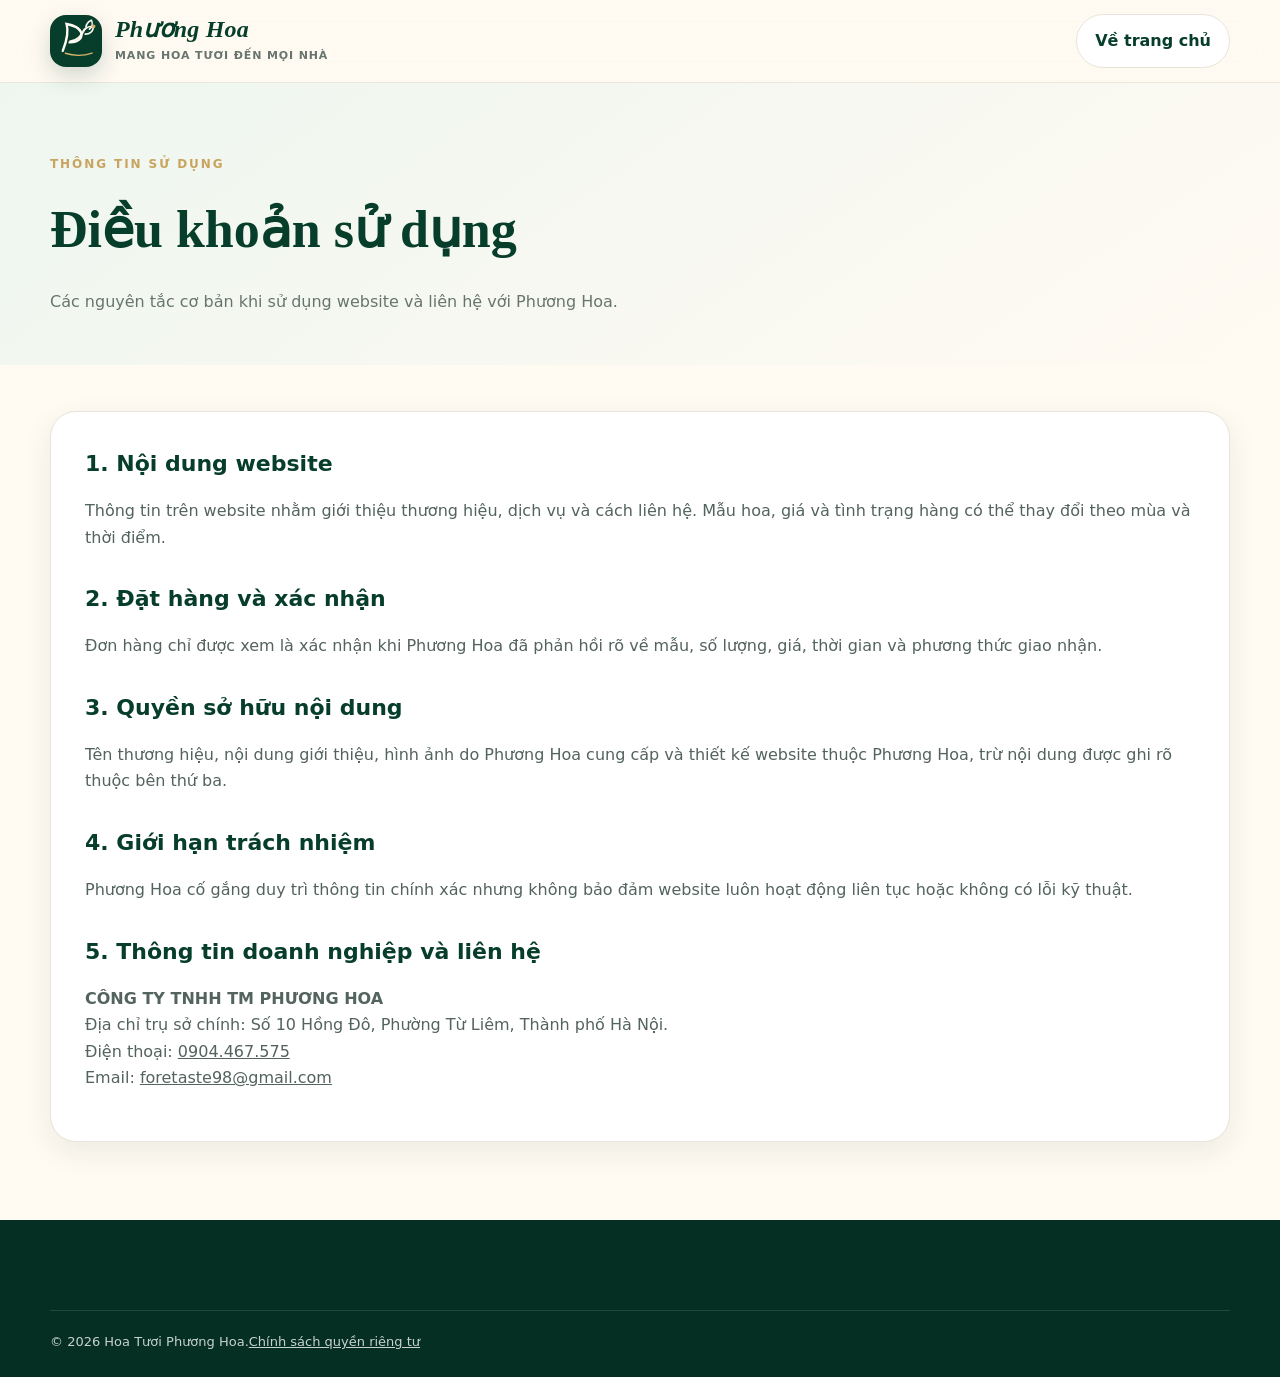
<file: hoatuoiphuonghoa/terms.html>
<!doctype html><html lang="vi"><head><meta charset="utf-8"><meta name="viewport" content="width=device-width,initial-scale=1"><title>Điều khoản sử dụng | Hoa Tươi Phương Hoa</title><meta name="description" content="Điều khoản sử dụng website Hoa Tươi Phương Hoa."><meta name="theme-color" content="#073d2b"><link rel="icon" href="assets/favicon.svg" type="image/svg+xml"><link rel="stylesheet" href="styles.css"></head><body><header class="site-header"><div class="container nav"><a class="brand" href="./"><img src="assets/logo-mark.svg" alt=""><span class="brand-copy"><strong>Phương Hoa</strong><small>Mang hoa tươi đến mọi nhà</small></span></a><a class="btn btn-light" href="./">Về trang chủ</a></div></header><main><section class="legal-hero"><div class="container"><div class="section-label">Thông tin sử dụng</div><h1>Điều khoản sử dụng</h1><p>Các nguyên tắc cơ bản khi sử dụng website và liên hệ với Phương Hoa.</p></div></section><div class="container legal-wrap"><article class="legal-card"><h2>1. Nội dung website</h2><p>Thông tin trên website nhằm giới thiệu thương hiệu, dịch vụ và cách liên hệ. Mẫu hoa, giá và tình trạng hàng có thể thay đổi theo mùa và thời điểm.</p><h2>2. Đặt hàng và xác nhận</h2><p>Đơn hàng chỉ được xem là xác nhận khi Phương Hoa đã phản hồi rõ về mẫu, số lượng, giá, thời gian và phương thức giao nhận.</p><h2>3. Quyền sở hữu nội dung</h2><p>Tên thương hiệu, nội dung giới thiệu, hình ảnh do Phương Hoa cung cấp và thiết kế website thuộc Phương Hoa, trừ nội dung được ghi rõ thuộc bên thứ ba.</p><h2>4. Giới hạn trách nhiệm</h2><p>Phương Hoa cố gắng duy trì thông tin chính xác nhưng không bảo đảm website luôn hoạt động liên tục hoặc không có lỗi kỹ thuật.</p><h2>5. Thông tin doanh nghiệp và liên hệ</h2><p><strong>CÔNG TY TNHH TM PHƯƠNG HOA</strong><br>Địa chỉ trụ sở chính: Số 10 Hồng Đô, Phường Từ Liêm, Thành phố Hà Nội.<br>Điện thoại: <a href="tel:0904467575">0904.467.575</a><br>Email: <a href="mailto:foretaste98@gmail.com">foretaste98@gmail.com</a></p></article></div></main><footer><div class="container footer-bottom"><span>© 2026 Hoa Tươi Phương Hoa.</span><span><a href="privacy.html">Chính sách quyền riêng tư</a></span></div></footer></body></html>
</file>
<file: hoatuoiphuonghoa/styles.css>
:root{--forest:#073d2b;--forest-2:#0b5038;--forest-3:#126548;--cream:#fffaf2;--paper:#fffdf9;--ink:#173027;--muted:#68756f;--gold:#c9a45e;--gold-soft:#f3e4c3;--blush:#f7e4e9;--line:#e9e3d9;--white:#ffffff;--shadow:0 22px 70px rgba(7,61,43,.13);--shadow-soft:0 10px 30px rgba(7,61,43,.08)}*{box-sizing:border-box}html{scroll-behavior:smooth}body{margin:0;color:var(--ink);background:var(--cream);font-family:Inter,ui-sans-serif,system-ui,-apple-system,BlinkMacSystemFont,"Segoe UI",sans-serif;line-height:1.65;text-rendering:optimizeLegibility}img{display:block;max-width:100%}a{color:inherit}button,input,textarea{font:inherit}.container{width:min(1180px,calc(100% - 34px));margin:0 auto}.skip-link{position:absolute;left:-9999px;top:auto}.skip-link:focus{left:16px;top:16px;background:#fff;padding:10px 14px;z-index:999;border-radius:10px}.topbar{background:var(--forest);color:rgba(255,255,255,.88);font-size:13px}.topbar .container{min-height:38px;display:flex;align-items:center;justify-content:space-between;gap:16px}.topbar-list{display:flex;gap:18px;flex-wrap:wrap}.topbar a{text-decoration:none}.site-header{position:sticky;top:0;z-index:40;background:rgba(255,250,242,.93);backdrop-filter:blur(16px);border-bottom:1px solid rgba(233,227,217,.85)}.nav{min-height:82px;display:flex;align-items:center;justify-content:space-between;gap:24px}.brand{display:flex;align-items:center;gap:13px;text-decoration:none}.brand img{width:52px;height:52px;border-radius:16px;box-shadow:0 9px 22px rgba(7,61,43,.18)}.brand-copy strong{display:block;color:var(--forest);font-family:Georgia,"Times New Roman",serif;font-size:24px;font-style:italic;letter-spacing:.2px;line-height:1}.brand-copy small{display:block;color:var(--muted);font-weight:700;font-size:11px;letter-spacing:.08em;text-transform:uppercase;margin-top:6px}.nav-links{display:flex;align-items:center;gap:24px}.nav-links a{text-decoration:none;font-size:14px;font-weight:800;color:#31483f}.nav-links a:hover{color:var(--forest-3)}.header-actions{display:flex;align-items:center;gap:10px}.btn{border:0;border-radius:999px;padding:13px 18px;display:inline-flex;align-items:center;justify-content:center;gap:9px;font-weight:850;text-decoration:none;cursor:pointer;transition:.2s ease}.btn:hover{transform:translateY(-1px)}.btn-primary{background:var(--forest);color:#fff;box-shadow:0 12px 28px rgba(7,61,43,.22)}.btn-light{background:#fff;color:var(--forest);border:1px solid var(--line)}.btn-white{background:#fff;color:var(--forest)}.btn-outline{background:transparent;color:#fff;border:1px solid rgba(255,255,255,.55)}.menu-toggle{display:none;background:#fff;border:1px solid var(--line);width:44px;height:44px;border-radius:14px;color:var(--forest)}.hero{padding:72px 0 62px;overflow:hidden}.hero-grid{display:grid;grid-template-columns:1.02fr .98fr;gap:58px;align-items:center}.kicker{display:inline-flex;align-items:center;gap:9px;padding:8px 13px;border-radius:999px;color:var(--forest);background:#eef6f0;border:1px solid #cee3d5;font-weight:850;font-size:13px}.kicker:before{content:"";width:8px;height:8px;border-radius:50%;background:var(--gold);box-shadow:0 0 0 5px rgba(201,164,94,.16)}h1,h2,h3{margin-top:0}.hero h1{margin:20px 0 20px;font-family:Georgia,"Times New Roman",serif;font-size:clamp(48px,6.7vw,84px);line-height:.98;letter-spacing:-.045em;color:var(--forest)}.hero h1 span{color:var(--gold)}.hero-lead{font-size:18px;color:#53635d;max-width:640px}.hero-actions{display:flex;gap:12px;flex-wrap:wrap;margin-top:30px}.hero-points{display:flex;flex-wrap:wrap;gap:10px;margin-top:26px}.hero-points span{background:rgba(255,255,255,.78);border:1px solid var(--line);color:#42554d;border-radius:999px;padding:8px 12px;font-size:13px;font-weight:750}.hero-visual{position:relative;min-height:620px}.hero-main{position:absolute;inset:0 30px 0 0;border-radius:220px 220px 32px 32px;overflow:hidden;box-shadow:var(--shadow);background:var(--forest)}.hero-main img{width:100%;height:100%;object-fit:cover;object-position:center 60%}.hero-main:after{content:"";position:absolute;inset:0;background:linear-gradient(to top,rgba(7,61,43,.35),transparent 45%)}.hero-badge{position:absolute;left:-20px;bottom:42px;z-index:2;width:188px;border-radius:22px;background:rgba(255,255,255,.94);border:1px solid rgba(255,255,255,.8);padding:18px;box-shadow:var(--shadow-soft);backdrop-filter:blur(12px)}.hero-badge b{display:block;color:var(--forest);font-size:17px}.hero-badge small{color:var(--muted)}.hero-flower{position:absolute;right:-10px;top:66px;z-index:3;width:118px;height:118px;border-radius:50%;background:var(--forest);color:#fff;display:grid;place-items:center;font-size:18px;text-align:center;border:7px solid var(--cream);box-shadow:var(--shadow-soft)}.trust-strip{margin-top:-10px}.trust-grid{background:var(--paper);border:1px solid var(--line);border-radius:24px;box-shadow:var(--shadow-soft);display:grid;grid-template-columns:repeat(4,1fr);overflow:hidden}.trust-item{padding:22px 24px;border-right:1px solid var(--line)}.trust-item:last-child{border-right:0}.trust-item b{display:block;font-family:Georgia,"Times New Roman",serif;font-size:25px;color:var(--forest)}.trust-item span{color:var(--muted);font-size:13px}.section{padding:90px 0}.section.alt{background:var(--paper)}.section-head{display:flex;align-items:end;justify-content:space-between;gap:28px;margin-bottom:36px}.section-label{color:var(--gold);text-transform:uppercase;font-weight:900;letter-spacing:.16em;font-size:12px}.section-label.light{color:#f0d69f}.section-head h2,.delivery-wrap h2{font-family:Georgia,"Times New Roman",serif;font-size:clamp(36px,5vw,58px);line-height:1.05;color:var(--forest);margin:7px 0 0;letter-spacing:-.025em}.section-head p{max-width:520px;color:var(--muted);margin:0}.service-grid{display:grid;grid-template-columns:repeat(3,1fr);gap:18px}.service-card{background:#fff;border:1px solid var(--line);border-radius:24px;padding:28px;box-shadow:0 8px 24px rgba(7,61,43,.05);transition:.2s ease}.service-card:hover{transform:translateY(-4px);box-shadow:var(--shadow-soft)}.service-icon{width:54px;height:54px;border-radius:18px;display:grid;place-items:center;background:#eef6f0;color:var(--forest);font-size:26px;margin-bottom:18px}.service-card h3{font-size:21px;margin-bottom:8px;color:var(--forest)}.service-card p{color:var(--muted);margin:0}.gallery-grid{display:grid;grid-template-columns:1.15fr .85fr;grid-template-rows:340px 340px;gap:16px}.gallery-item{position:relative;border-radius:24px;overflow:hidden;background:#ddd;box-shadow:var(--shadow-soft);margin:0}.gallery-item img{width:100%;height:100%;object-fit:cover;transition:transform .5s ease}.gallery-item:hover img{transform:scale(1.035)}.gallery-item.tall{grid-row:1/3}.gallery-caption{position:absolute;left:16px;right:16px;bottom:16px;color:#fff;background:linear-gradient(135deg,rgba(7,61,43,.9),rgba(7,61,43,.56));border:1px solid rgba(255,255,255,.2);padding:14px 16px;border-radius:16px;backdrop-filter:blur(8px)}.gallery-caption b{display:block}.gallery-caption small{opacity:.82}.delivery-wrap{display:grid;grid-template-columns:.8fr 1.2fr;gap:42px;align-items:center}.delivery-wrap>div:first-child p{color:var(--muted)}.delivery-list{display:grid;gap:14px}.delivery-list>div{display:flex;gap:16px;align-items:flex-start;background:#fff;border:1px solid var(--line);border-radius:20px;padding:20px;box-shadow:0 8px 24px rgba(7,61,43,.04)}.delivery-list span{font-size:25px}.delivery-list b{display:block;color:var(--forest);font-size:18px}.delivery-list small{display:block;color:var(--muted);margin-top:3px}.store-grid{display:grid;grid-template-columns:repeat(2,1fr);gap:16px}.store-card{position:relative;background:#fff;border:1px solid var(--line);border-radius:22px;padding:24px;box-shadow:0 8px 24px rgba(7,61,43,.045)}.store-card>span{position:absolute;right:18px;top:18px;background:#eef6f0;color:var(--forest);border-radius:999px;padding:5px 9px;font-weight:900;font-size:12px}.store-card h3{color:var(--forest);margin-bottom:6px}.store-card p{color:var(--muted);margin:0 0 10px}.store-card a{display:block;text-decoration:none;color:var(--forest);font-weight:900}.store-card small{display:inline-block;margin-top:8px;color:var(--muted)}.store-card.featured{background:var(--forest);color:#fff}.store-card.featured h3,.store-card.featured a{color:#fff}.store-card.featured p,.store-card.featured small{color:rgba(255,255,255,.75)}.store-card.featured>span{background:rgba(255,255,255,.14);color:#fff}.cta{padding:0 0 90px}.cta-card{background:linear-gradient(135deg,var(--forest),#0a6042);border-radius:30px;padding:42px;color:#fff;display:flex;align-items:center;justify-content:space-between;gap:28px;box-shadow:var(--shadow);position:relative;overflow:hidden}.cta-card:after{content:"✿";position:absolute;right:22%;top:-60px;font-size:190px;color:rgba(255,255,255,.06)}.cta-card h2{font-family:Georgia,"Times New Roman",serif;font-size:40px;line-height:1.05;margin-bottom:9px}.cta-card p{margin:0;color:rgba(255,255,255,.78)}.cta-actions{display:flex;gap:10px;flex-wrap:wrap;position:relative;z-index:1}footer{background:#052f22;color:rgba(255,255,255,.78);padding:54px 0 24px}.footer-grid{display:grid;grid-template-columns:1.25fr .75fr .8fr;gap:40px}.footer-grid>div:not(:first-child){display:grid;gap:8px}.footer-grid a{text-decoration:none;color:rgba(255,255,255,.74)}.footer-grid b{color:#fff}.footer-brand{display:flex;align-items:center;gap:14px}.footer-brand img{width:56px;height:56px;border-radius:16px}.footer-brand b{display:block;font-family:Georgia,"Times New Roman",serif;font-size:24px;font-style:italic}.footer-brand span{display:block}.footer-bottom{margin-top:36px;padding-top:20px;border-top:1px solid rgba(255,255,255,.12);font-size:13px}.legal-hero{padding:72px 0 34px;background:linear-gradient(145deg,#eef6f0,var(--cream))}.legal-hero h1{font-family:Georgia,"Times New Roman",serif;color:var(--forest);font-size:52px;margin:12px 0 8px}.legal-hero p{color:var(--muted)}.legal-wrap{padding:46px 0 78px}.legal-card{background:#fff;border:1px solid var(--line);border-radius:26px;padding:34px;box-shadow:var(--shadow-soft)}.legal-card h2{color:var(--forest);font-size:22px;margin:30px 0 8px}.legal-card h2:first-child{margin-top:0}.legal-card p,.legal-card li{color:#53635d}.notice{padding:16px;border-radius:16px;background:#eef6f0;border-left:4px solid var(--forest);color:#315446}.redirect-page{min-height:100vh;display:grid;place-items:center;background:var(--cream);padding:24px}.redirect-card{background:#fff;border:1px solid var(--line);border-radius:24px;padding:32px;text-align:center;box-shadow:var(--shadow-soft);max-width:520px}@media(max-width:980px){.nav-links{display:none;position:absolute;top:70px;left:17px;right:17px;background:#fff;border:1px solid var(--line);padding:14px;border-radius:16px;box-shadow:var(--shadow-soft);flex-direction:column;align-items:stretch}.nav-links.open{display:flex}.menu-toggle{display:grid;place-items:center}.hero-grid,.delivery-wrap{grid-template-columns:1fr}.hero-visual{min-height:560px}.trust-grid{grid-template-columns:repeat(2,1fr)}.trust-item:nth-child(2){border-right:0}.trust-item:nth-child(-n+2){border-bottom:1px solid var(--line)}.service-grid{grid-template-columns:1fr}.store-grid{grid-template-columns:1fr}.footer-grid{grid-template-columns:1fr 1fr}.footer-grid>div:first-child{grid-column:1/-1}}@media(max-width:720px){.topbar .container{padding:9px 0;align-items:flex-start}.topbar-list{gap:8px 14px}.topbar-list span:nth-child(2){display:none}.nav{min-height:70px}.brand img{width:45px;height:45px}.brand-copy strong{font-size:21px}.header-actions .btn{display:none}.hero{padding-top:46px}.hero-grid{gap:38px}.hero h1{font-size:52px}.hero-visual{min-height:470px}.hero-main{right:0;border-radius:150px 150px 28px 28px}.hero-badge{left:10px;bottom:20px;width:178px}.hero-flower{width:90px;height:90px;font-size:14px;right:-4px;top:42px}.trust-grid{grid-template-columns:1fr 1fr}.trust-item{padding:18px}.section{padding:68px 0}.section-head{display:block}.section-head p{margin-top:16px}.gallery-grid{grid-template-columns:1fr;grid-template-rows:400px 300px 300px}.gallery-item.tall{grid-row:auto}.cta-card{padding:30px;display:block}.cta-actions{margin-top:22px}.footer-grid{grid-template-columns:1fr}.footer-grid>div:first-child{grid-column:auto}.legal-hero h1{font-size:42px}.legal-card{padding:24px}}
</file>
<file: styles.css>
:root{--forest:#073d2b;--forest-2:#0b5038;--forest-3:#126548;--cream:#fffaf2;--paper:#fffdf9;--ink:#173027;--muted:#68756f;--gold:#c9a45e;--gold-soft:#f3e4c3;--blush:#f7e4e9;--line:#e9e3d9;--white:#ffffff;--shadow:0 22px 70px rgba(7,61,43,.13);--shadow-soft:0 10px 30px rgba(7,61,43,.08)}*{box-sizing:border-box}html{scroll-behavior:smooth}body{margin:0;color:var(--ink);background:var(--cream);font-family:Inter,ui-sans-serif,system-ui,-apple-system,BlinkMacSystemFont,"Segoe UI",sans-serif;line-height:1.65;text-rendering:optimizeLegibility}img{display:block;max-width:100%}a{color:inherit}button,input,textarea{font:inherit}.container{width:min(1180px,calc(100% - 34px));margin:0 auto}.skip-link{position:absolute;left:-9999px;top:auto}.skip-link:focus{left:16px;top:16px;background:#fff;padding:10px 14px;z-index:999;border-radius:10px}.topbar{background:var(--forest);color:rgba(255,255,255,.88);font-size:13px}.topbar .container{min-height:38px;display:flex;align-items:center;justify-content:space-between;gap:16px}.topbar-list{display:flex;gap:18px;flex-wrap:wrap}.topbar a{text-decoration:none}.site-header{position:sticky;top:0;z-index:40;background:rgba(255,250,242,.93);backdrop-filter:blur(16px);border-bottom:1px solid rgba(233,227,217,.85)}.nav{min-height:82px;display:flex;align-items:center;justify-content:space-between;gap:24px}.brand{display:flex;align-items:center;gap:13px;text-decoration:none}.brand img{width:52px;height:52px;border-radius:16px;box-shadow:0 9px 22px rgba(7,61,43,.18)}.brand-copy strong{display:block;color:var(--forest);font-family:Georgia,"Times New Roman",serif;font-size:24px;font-style:italic;letter-spacing:.2px;line-height:1}.brand-copy small{display:block;color:var(--muted);font-weight:700;font-size:11px;letter-spacing:.08em;text-transform:uppercase;margin-top:6px}.nav-links{display:flex;align-items:center;gap:24px}.nav-links a{text-decoration:none;font-size:14px;font-weight:800;color:#31483f}.nav-links a:hover{color:var(--forest-3)}.header-actions{display:flex;align-items:center;gap:10px}.btn{border:0;border-radius:999px;padding:13px 18px;display:inline-flex;align-items:center;justify-content:center;gap:9px;font-weight:850;text-decoration:none;cursor:pointer;transition:.2s ease}.btn:hover{transform:translateY(-1px)}.btn-primary{background:var(--forest);color:#fff;box-shadow:0 12px 28px rgba(7,61,43,.22)}.btn-light{background:#fff;color:var(--forest);border:1px solid var(--line)}.btn-white{background:#fff;color:var(--forest)}.btn-outline{background:transparent;color:#fff;border:1px solid rgba(255,255,255,.55)}.menu-toggle{display:none;background:#fff;border:1px solid var(--line);width:44px;height:44px;border-radius:14px;color:var(--forest)}.hero{padding:72px 0 62px;overflow:hidden}.hero-grid{display:grid;grid-template-columns:1.02fr .98fr;gap:58px;align-items:center}.kicker{display:inline-flex;align-items:center;gap:9px;padding:8px 13px;border-radius:999px;color:var(--forest);background:#eef6f0;border:1px solid #cee3d5;font-weight:850;font-size:13px}.kicker:before{content:"";width:8px;height:8px;border-radius:50%;background:var(--gold);box-shadow:0 0 0 5px rgba(201,164,94,.16)}h1,h2,h3{margin-top:0}.hero h1{margin:20px 0 20px;font-family:Georgia,"Times New Roman",serif;font-size:clamp(48px,6.7vw,84px);line-height:.98;letter-spacing:-.045em;color:var(--forest)}.hero h1 span{color:var(--gold)}.hero-lead{font-size:18px;color:#53635d;max-width:640px}.hero-actions{display:flex;gap:12px;flex-wrap:wrap;margin-top:30px}.hero-points{display:flex;flex-wrap:wrap;gap:10px;margin-top:26px}.hero-points span{background:rgba(255,255,255,.78);border:1px solid var(--line);color:#42554d;border-radius:999px;padding:8px 12px;font-size:13px;font-weight:750}.hero-visual{position:relative;min-height:620px}.hero-main{position:absolute;inset:0 30px 0 0;border-radius:220px 220px 32px 32px;overflow:hidden;box-shadow:var(--shadow);background:var(--forest)}.hero-main img{width:100%;height:100%;object-fit:cover;object-position:center 60%}.hero-main:after{content:"";position:absolute;inset:0;background:linear-gradient(to top,rgba(7,61,43,.35),transparent 45%)}.hero-badge{position:absolute;left:-20px;bottom:42px;z-index:2;width:188px;border-radius:22px;background:rgba(255,255,255,.94);border:1px solid rgba(255,255,255,.8);padding:18px;box-shadow:var(--shadow-soft);backdrop-filter:blur(12px)}.hero-badge b{display:block;color:var(--forest);font-size:17px}.hero-badge small{color:var(--muted)}.hero-flower{position:absolute;right:-10px;top:66px;z-index:3;width:118px;height:118px;border-radius:50%;background:var(--forest);color:#fff;display:grid;place-items:center;font-size:18px;text-align:center;border:7px solid var(--cream);box-shadow:var(--shadow-soft)}.trust-strip{margin-top:-10px}.trust-grid{background:var(--paper);border:1px solid var(--line);border-radius:24px;box-shadow:var(--shadow-soft);display:grid;grid-template-columns:repeat(4,1fr);overflow:hidden}.trust-item{padding:22px 24px;border-right:1px solid var(--line)}.trust-item:last-child{border-right:0}.trust-item b{display:block;font-family:Georgia,"Times New Roman",serif;font-size:25px;color:var(--forest)}.trust-item span{color:var(--muted);font-size:13px}.section{padding:90px 0}.section.alt{background:var(--paper)}.section-head{display:flex;align-items:end;justify-content:space-between;gap:28px;margin-bottom:36px}.section-label{color:var(--gold);text-transform:uppercase;font-weight:900;letter-spacing:.16em;font-size:12px}.section-label.light{color:#f0d69f}.section-head h2,.delivery-wrap h2{font-family:Georgia,"Times New Roman",serif;font-size:clamp(36px,5vw,58px);line-height:1.05;color:var(--forest);margin:7px 0 0;letter-spacing:-.025em}.section-head p{max-width:520px;color:var(--muted);margin:0}.service-grid{display:grid;grid-template-columns:repeat(3,1fr);gap:18px}.service-card{background:#fff;border:1px solid var(--line);border-radius:24px;padding:28px;box-shadow:0 8px 24px rgba(7,61,43,.05);transition:.2s ease}.service-card:hover{transform:translateY(-4px);box-shadow:var(--shadow-soft)}.service-icon{width:54px;height:54px;border-radius:18px;display:grid;place-items:center;background:#eef6f0;color:var(--forest);font-size:26px;margin-bottom:18px}.service-card h3{font-size:21px;margin-bottom:8px;color:var(--forest)}.service-card p{color:var(--muted);margin:0}.gallery-grid{display:grid;grid-template-columns:1.15fr .85fr;grid-template-rows:340px 340px;gap:16px}.gallery-item{position:relative;border-radius:24px;overflow:hidden;background:#ddd;box-shadow:var(--shadow-soft);margin:0}.gallery-item img{width:100%;height:100%;object-fit:cover;transition:transform .5s ease}.gallery-item:hover img{transform:scale(1.035)}.gallery-item.tall{grid-row:1/3}.gallery-caption{position:absolute;left:16px;right:16px;bottom:16px;color:#fff;background:linear-gradient(135deg,rgba(7,61,43,.9),rgba(7,61,43,.56));border:1px solid rgba(255,255,255,.2);padding:14px 16px;border-radius:16px;backdrop-filter:blur(8px)}.gallery-caption b{display:block}.gallery-caption small{opacity:.82}.delivery-wrap{display:grid;grid-template-columns:.8fr 1.2fr;gap:42px;align-items:center}.delivery-wrap>div:first-child p{color:var(--muted)}.delivery-list{display:grid;gap:14px}.delivery-list>div{display:flex;gap:16px;align-items:flex-start;background:#fff;border:1px solid var(--line);border-radius:20px;padding:20px;box-shadow:0 8px 24px rgba(7,61,43,.04)}.delivery-list span{font-size:25px}.delivery-list b{display:block;color:var(--forest);font-size:18px}.delivery-list small{display:block;color:var(--muted);margin-top:3px}.store-grid{display:grid;grid-template-columns:repeat(2,1fr);gap:16px}.store-card{position:relative;background:#fff;border:1px solid var(--line);border-radius:22px;padding:24px;box-shadow:0 8px 24px rgba(7,61,43,.045)}.store-card>span{position:absolute;right:18px;top:18px;background:#eef6f0;color:var(--forest);border-radius:999px;padding:5px 9px;font-weight:900;font-size:12px}.store-card h3{color:var(--forest);margin-bottom:6px}.store-card p{color:var(--muted);margin:0 0 10px}.store-card a{display:block;text-decoration:none;color:var(--forest);font-weight:900}.store-card small{display:inline-block;margin-top:8px;color:var(--muted)}.store-card.featured{background:var(--forest);color:#fff}.store-card.featured h3,.store-card.featured a{color:#fff}.store-card.featured p,.store-card.featured small{color:rgba(255,255,255,.75)}.store-card.featured>span{background:rgba(255,255,255,.14);color:#fff}.cta{padding:0 0 90px}.cta-card{background:linear-gradient(135deg,var(--forest),#0a6042);border-radius:30px;padding:42px;color:#fff;display:flex;align-items:center;justify-content:space-between;gap:28px;box-shadow:var(--shadow);position:relative;overflow:hidden}.cta-card:after{content:"✿";position:absolute;right:22%;top:-60px;font-size:190px;color:rgba(255,255,255,.06)}.cta-card h2{font-family:Georgia,"Times New Roman",serif;font-size:40px;line-height:1.05;margin-bottom:9px}.cta-card p{margin:0;color:rgba(255,255,255,.78)}.cta-actions{display:flex;gap:10px;flex-wrap:wrap;position:relative;z-index:1}footer{background:#052f22;color:rgba(255,255,255,.78);padding:54px 0 24px}.footer-grid{display:grid;grid-template-columns:1.25fr .75fr .8fr;gap:40px}.footer-grid>div:not(:first-child){display:grid;gap:8px}.footer-grid a{text-decoration:none;color:rgba(255,255,255,.74)}.footer-grid b{color:#fff}.footer-brand{display:flex;align-items:center;gap:14px}.footer-brand img{width:56px;height:56px;border-radius:16px}.footer-brand b{display:block;font-family:Georgia,"Times New Roman",serif;font-size:24px;font-style:italic}.footer-brand span{display:block}.footer-bottom{margin-top:36px;padding-top:20px;border-top:1px solid rgba(255,255,255,.12);font-size:13px}.legal-hero{padding:72px 0 34px;background:linear-gradient(145deg,#eef6f0,var(--cream))}.legal-hero h1{font-family:Georgia,"Times New Roman",serif;color:var(--forest);font-size:52px;margin:12px 0 8px}.legal-hero p{color:var(--muted)}.legal-wrap{padding:46px 0 78px}.legal-card{background:#fff;border:1px solid var(--line);border-radius:26px;padding:34px;box-shadow:var(--shadow-soft)}.legal-card h2{color:var(--forest);font-size:22px;margin:30px 0 8px}.legal-card h2:first-child{margin-top:0}.legal-card p,.legal-card li{color:#53635d}.notice{padding:16px;border-radius:16px;background:#eef6f0;border-left:4px solid var(--forest);color:#315446}.redirect-page{min-height:100vh;display:grid;place-items:center;background:var(--cream);padding:24px}.redirect-card{background:#fff;border:1px solid var(--line);border-radius:24px;padding:32px;text-align:center;box-shadow:var(--shadow-soft);max-width:520px}@media(max-width:980px){.nav-links{display:none;position:absolute;top:70px;left:17px;right:17px;background:#fff;border:1px solid var(--line);padding:14px;border-radius:16px;box-shadow:var(--shadow-soft);flex-direction:column;align-items:stretch}.nav-links.open{display:flex}.menu-toggle{display:grid;place-items:center}.hero-grid,.delivery-wrap{grid-template-columns:1fr}.hero-visual{min-height:560px}.trust-grid{grid-template-columns:repeat(2,1fr)}.trust-item:nth-child(2){border-right:0}.trust-item:nth-child(-n+2){border-bottom:1px solid var(--line)}.service-grid{grid-template-columns:1fr}.store-grid{grid-template-columns:1fr}.footer-grid{grid-template-columns:1fr 1fr}.footer-grid>div:first-child{grid-column:1/-1}}@media(max-width:720px){.topbar .container{padding:9px 0;align-items:flex-start}.topbar-list{gap:8px 14px}.topbar-list span:nth-child(2){display:none}.nav{min-height:70px}.brand img{width:45px;height:45px}.brand-copy strong{font-size:21px}.header-actions .btn{display:none}.hero{padding-top:46px}.hero-grid{gap:38px}.hero h1{font-size:52px}.hero-visual{min-height:470px}.hero-main{right:0;border-radius:150px 150px 28px 28px}.hero-badge{left:10px;bottom:20px;width:178px}.hero-flower{width:90px;height:90px;font-size:14px;right:-4px;top:42px}.trust-grid{grid-template-columns:1fr 1fr}.trust-item{padding:18px}.section{padding:68px 0}.section-head{display:block}.section-head p{margin-top:16px}.gallery-grid{grid-template-columns:1fr;grid-template-rows:400px 300px 300px}.gallery-item.tall{grid-row:auto}.cta-card{padding:30px;display:block}.cta-actions{margin-top:22px}.footer-grid{grid-template-columns:1fr}.footer-grid>div:first-child{grid-column:auto}.legal-hero h1{font-size:42px}.legal-card{padding:24px}}
.legal-business{
  max-width:1180px;
  margin:0 auto;
  padding:22px 24px;
  border-top:1px solid rgba(255,255,255,.14);
  display:grid;
  grid-template-columns:1.45fr 2fr 1fr 1.5fr;
  gap:12px 24px;
  color:rgba(255,255,255,.82);
  font-size:14px;
  line-height:1.55
}
.legal-business b{color:#fff;letter-spacing:.02em}
.legal-business a{color:#fff;text-decoration:underline;text-underline-offset:3px}
@media(max-width:900px){
  .legal-business{grid-template-columns:1fr 1fr}
}
@media(max-width:620px){
  .legal-business{grid-template-columns:1fr;padding:20px}
}
</file>
